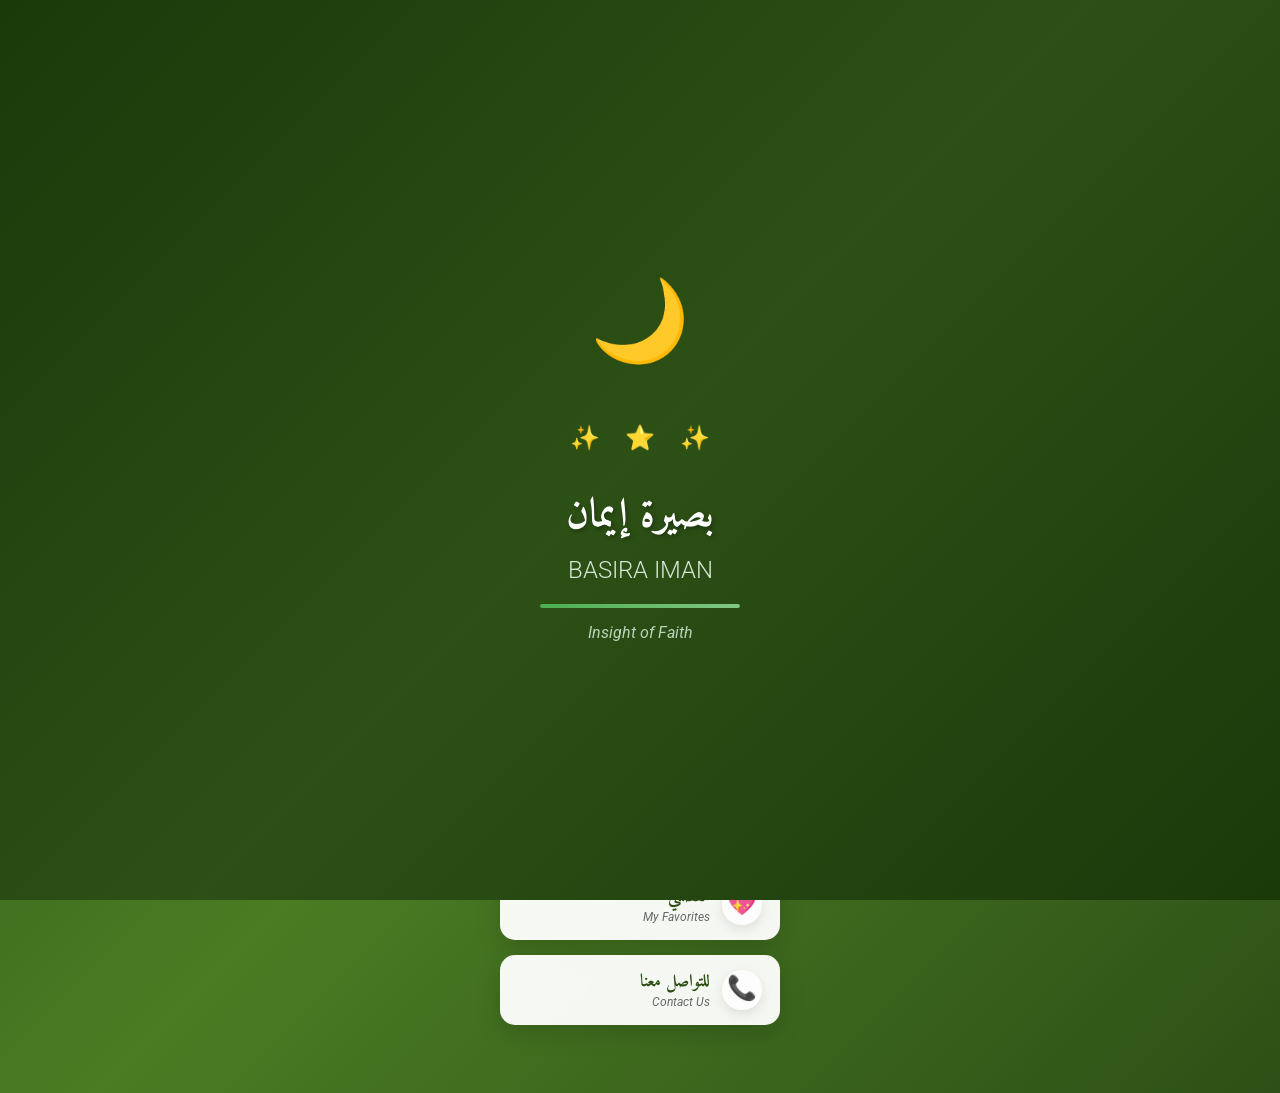
<file: index.html>
<!DOCTYPE html>
<html lang="ar" dir="rtl">
<head>
    <meta charset="UTF-8">
    <meta name="viewport" content="width=device-width, initial-scale=1.0">
    <title>BASIRA IMAN - بصيرة إيمان</title>
    <link rel="stylesheet" href="style.css">
    <link rel="stylesheet" href="https://cdnjs.cloudflare.com/ajax/libs/font-awesome/6.0.0/css/all.min.css">
</head>
<body>
    <!-- شاشة التحميل -->
    <div class="loading-screen" id="loadingScreen">
        <div class="loading-content">
            <div class="loading-moon">🌙</div>
            <div class="loading-stars">
                <span class="star">✨</span>
                <span class="star">⭐</span>
                <span class="star">✨</span>
            </div>
            <div class="loading-text">بصيرة إيمان</div>
            <div class="loading-text-en">BASIRA IMAN</div>
            <div class="loading-bar">
                <div class="loading-bar-fill"></div>
            </div>
            <div class="loading-subtitle">Insight of Faith</div>
        </div>
    </div>

    <!-- النقاط البيضاء المتحركة -->
    <div class="floating-dots" id="floatingDots"></div>

    <!-- تذكير الصلاة على النبي -->
    <div class="prayer-reminder">
        <div class="prayer-ar">صل على النبي محمد 💚</div>
        <div class="prayer-en">Peace and blessings be upon our Prophet Muhammad</div>
    </div>

    <!-- زر الوضع الداكن/الفاتح -->
    <button class="theme-toggle" id="themeToggle" onclick="toggleTheme()" title="تبديل الوضع | Toggle Theme">
        <i class="fas fa-moon" id="themeIcon"></i>
    </button>

    <!-- المحتوى الرئيسي -->
    <div class="container">
        <!-- عنوان الموقع -->
        <div class="site-title">
            <h1 class="site-name">BASIRA IMAN</h1>
            <div class="site-subtitle">
                <span class="subtitle-ar">بصيرة إيمان</span>
                <span class="subtitle-en">Insight of Faith</span>
            </div>
        </div>

        <!-- آية اليوم -->
        <div class="verse-of-day" id="verseOfDay">
            <div class="vod-header">
                <div class="vod-icon">📖</div>
                <div class="vod-title">
                    <span class="vod-title-ar">آية اليوم</span>
                    <span class="vod-title-en">Verse of the Day</span>
                </div>
            </div>
            <div class="vod-content">
                <p class="vod-text" id="vodText">جاري التحميل...</p>
                <p class="vod-ref" id="vodRef"></p>
            </div>
            <div class="vod-actions">
                <button onclick="refreshVerseOfDay()" class="vod-refresh-btn">
                    <i class="fas fa-sync-alt"></i>
                    <span>آية جديدة</span>
                    <span class="vod-refresh-en">New Verse</span>
                </button>
                <button onclick="goToVerseOfDay()" class="vod-read-btn">
                    <i class="fas fa-book-open"></i>
                    <span>قراءة المزيد</span>
                    <span class="vod-read-en">Read More</span>
                </button>
            </div>
        </div>

        <!-- الخيارات الرئيسية -->
        <div class="main-options">
            <div class="options-container">
                <!-- آيات المشاعر -->
                <a href="ayat.html" class="option-card">
                    <div class="option-icon">📖</div>
                    <div class="option-content">
                        <div class="option-title-ar">آيات المشاعر</div>
                        <div class="option-title-en">Verses of Emotions</div>
                    </div>
                </a>

                <!-- وصايا النبي -->
                <a href="hadiths.html" class="option-card">
                    <div class="option-icon">✨</div>
                    <div class="option-content">
                        <div class="option-title-ar">وصايا النبي</div>
                        <div class="option-title-en">Prophet's Teachings</div>
                    </div>
                </a>

                <!-- مفضلتي -->
                <a href="favorites.html" class="option-card">
                    <div class="option-icon">💖</div>
                    <div class="option-content">
                        <div class="option-title-ar">مفضلتي</div>
                        <div class="option-title-en">My Favorites</div>
                    </div>
                </a>

                <!-- للتواصل معنا -->
                <a href="contact.html" class="option-card">
                    <div class="option-icon">📞</div>
                    <div class="option-content">
                        <div class="option-title-ar">للتواصل معنا</div>
                        <div class="option-title-en">Contact Us</div>
                    </div>
                </a>
            </div>
        </div>
    </div>

    <script>
        // شاشة التحميل
        window.addEventListener('load', function() {
            setTimeout(() => {
                const loadingScreen = document.getElementById('loadingScreen');
                loadingScreen.classList.add('fade-out');
                setTimeout(() => {
                    loadingScreen.style.display = 'none';
                }, 800);
            }, 1500);
        });

        // إنشاء النقاط البيضاء المتحركة
        function createFloatingDots() {
            const container = document.getElementById('floatingDots');
            const dotCount = 30;
            for (let i = 0; i < dotCount; i++) {
                const dot = document.createElement('div');
                dot.className = 'dot';
                dot.style.left = Math.random() * 100 + '%';
                dot.style.animationDuration = (10 + Math.random() * 10) + 's';
                dot.style.animationDelay = Math.random() * 5 + 's';
                const size = 3 + Math.random() * 3;
                dot.style.width = size + 'px';
                dot.style.height = size + 'px';
                container.appendChild(dot);
            }
        }
        window.addEventListener('load', createFloatingDots);

        // الوضع الداكن/الفاتح
        function toggleTheme() {
            const body = document.body;
            const icon = document.getElementById('themeIcon');
            const isDark = body.classList.toggle('light-mode');

            if (isDark) {
                icon.className = 'fas fa-sun';
                localStorage.setItem('theme', 'light');
            } else {
                icon.className = 'fas fa-moon';
                localStorage.setItem('theme', 'dark');
            }
        }

        // تحميل الوضع المحفوظ
        function loadTheme() {
            const savedTheme = localStorage.getItem('theme');
            const icon = document.getElementById('themeIcon');
            if (savedTheme === 'light') {
                document.body.classList.add('light-mode');
                icon.className = 'fas fa-sun';
            }
        }
        document.addEventListener('DOMContentLoaded', loadTheme);

        // آية اليوم
        let versesData = null;
        let currentVOD = null;

        function loadVerseOfDay() {
            // محاولة تحميل من verses_data.json
            fetch('verses_data.json')
                .then(response => response.json())
                .then(data => {
                    versesData = data;
                    displayVerseOfDay();
                })
                .catch(error => {
                    // آيات احتياطية إذا لم يتم تحميل الملف
                    const fallbackVerses = [
                        { text: "وَمَن يَتَّقِ اللَّهَ يَجْعَل لَّهُ مَخْرَجًا وَيَرْزُقْهُ مِنْ حَيْثُ لَا يَحْتَسِبُ", ref: "الطلاق: 2-3", emotion: 'happy', index: 0 },
                        { text: "إِنَّ مَعَ الْعُسْرِ يُسْرًا", ref: "الشرح: 6", emotion: 'sad', index: 0 },
                        { text: "وَقُل رَّبِّ زِدْنِي عِلْمًا", ref: "طه: 114", emotion: 'message', index: 0 },
                        { text: "وَإِذَا سَأَلَكَ عِبَادِي عَنِّي فَإِنِّي قَرِيبٌ", ref: "البقرة: 186", emotion: 'alone', index: 0 },
                        { text: "رَبِّ اغْفِرْ لِي وَلِوَالِدَيَّ وَلِلْمُؤْمِنِينَ يَوْمَ يَقُومُ الْحِسَابُ", ref: "إبراهيم: 41", emotion: 'penitent', index: 0 }
                    ];

                    // اختيار آية عشوائية
                    const randomIndex = Math.floor(Math.random() * fallbackVerses.length);
                    currentVOD = fallbackVerses[randomIndex];
                    document.getElementById('vodText').textContent = currentVOD.text;
                    document.getElementById('vodRef').textContent = currentVOD.ref;
                });
        }

        function displayVerseOfDay() {
            if (!versesData) return;

            // الحصول على اليوم الحالي كرقم
            const today = new Date();
            const daySeed = today.getFullYear() * 10000 + (today.getMonth() + 1) * 100 + today.getDate();

            // جمع جميع الآيات
            let allVerses = [];
            Object.keys(versesData).forEach(emotionKey => {
                const data = versesData[emotionKey];
                data.verses.forEach((verse, index) => {
                    allVerses.push({
                        text: verse.text,
                        name: verse.name,
                        emotion: emotionKey,
                        index: index
                    });
                });
            });

            // اختيار آية بناءً على اليوم (ثابتة لليوم)
            const seedRandom = (seed) => {
                let x = Math.sin(seed) * 10000;
                return x - Math.floor(x);
            };

            const verseIndex = Math.floor(seedRandom(daySeed) * allVerses.length);
            currentVOD = allVerses[verseIndex];

            document.getElementById('vodText').textContent = currentVOD.text;
            document.getElementById('vodRef').textContent = currentVOD.name;
        }

        function refreshVerseOfDay() {
            if (!versesData) {
                loadVerseOfDay();
                return;
            }

            // اختيار آية عشوائية مختلفة
            let allVerses = [];
            Object.keys(versesData).forEach(emotionKey => {
                const data = versesData[emotionKey];
                data.verses.forEach((verse, index) => {
                    allVerses.push({
                        text: verse.text,
                        name: verse.name,
                        emotion: emotionKey,
                        index: index
                    });
                });
            });

            const randomIndex = Math.floor(Math.random() * allVerses.length);
            currentVOD = allVerses[randomIndex];

            // تأثير الانتقال
            const vodContent = document.querySelector('.vod-content');
            vodContent.style.opacity = '0';
            vodContent.style.transform = 'translateY(10px)';
            vodContent.style.transition = 'all 0.3s ease';

            setTimeout(() => {
                document.getElementById('vodText').textContent = currentVOD.text;
                document.getElementById('vodRef').textContent = currentVOD.name;
                vodContent.style.opacity = '1';
                vodContent.style.transform = 'translateY(0)';
            }, 300);
        }

        function goToVerseOfDay() {
            if (currentVOD && currentVOD.emotion !== undefined) {
                window.location.href = `ayat.html#${currentVOD.emotion}_${currentVOD.index}`;
            }
        }

        // تحميل آية اليوم عند بدء الصفحة
        document.addEventListener('DOMContentLoaded', loadVerseOfDay);
    </script>
</body>
</html>
</file>
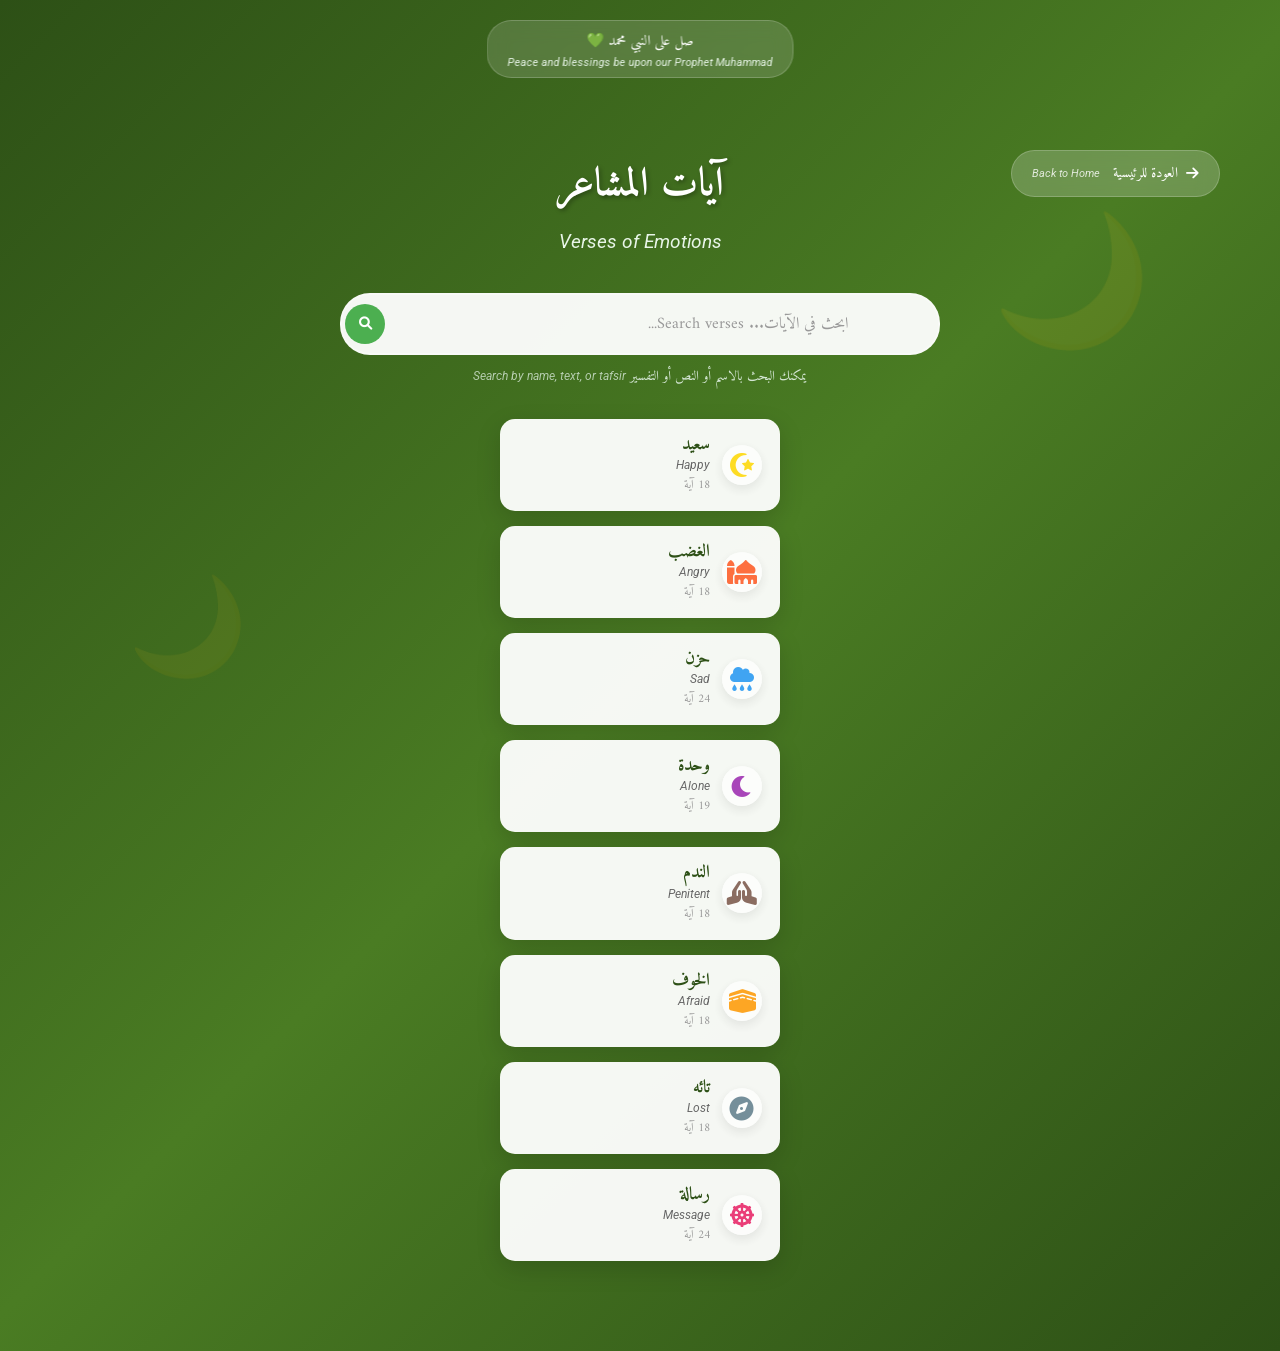
<file: ayat.html>
<!DOCTYPE html>
<html lang="ar" dir="rtl">
<head>
    <meta charset="UTF-8">
    <meta name="viewport" content="width=device-width, initial-scale=1.0">
    <title>آيات المشاعر - Verses of Emotions - BASIRA IMAN</title>
    <link rel="stylesheet" href="style.css">
    <link rel="stylesheet" href="https://cdnjs.cloudflare.com/ajax/libs/font-awesome/6.0.0/css/all.min.css">
</head>
<body>
    <!-- النقاط البيضاء المتحركة -->
    <div class="floating-dots" id="floatingDots"></div>

    <!-- تذكير الصلاة على النبي -->
    <div class="prayer-reminder">
        <div class="prayer-ar">صل على النبي محمد 💚</div>
        <div class="prayer-en">Peace and blessings be upon our Prophet Muhammad</div>
    </div>

    <!-- المحتوى الرئيسي -->
    <div class="container">
        <!-- رأس الصفحة -->
        <header class="page-header">
            <a href="index.html" class="back-btn" id="backBtn">
                <i class="fas fa-arrow-right"></i>
                <span id="backText">العودة للرئيسية</span>
                <span class="back-btn-en" id="backTextEn">Back to Home</span>
            </a>
            <div class="page-title">
                <h1 class="title-ar" id="pageTitle">آيات المشاعر</h1>
                <p class="title-en" id="pageSubtitle">Verses of Emotions</p>
            </div>
        </header>

        <!-- شريط البحث -->
        <section class="search-section" id="searchSection">
            <div class="search-container">
                <input type="text" id="searchInput" class="search-input" placeholder="ابحث في الآيات... Search verses...">
                <button class="search-btn" onclick="performSearch()">
                    <i class="fas fa-search"></i>
                </button>
                <button class="search-clear-btn" id="searchClearBtn" onclick="clearSearch()" style="display:none;">
                    <i class="fas fa-times"></i>
                </button>
            </div>
            <div class="search-hint">
                <span>يمكنك البحث بالاسم أو النص أو التفسير</span>
                <span class="search-hint-en">Search by name, text, or tafsir</span>
            </div>
        </section>

        <!-- شبكة المشاعر (المستوى الأول) -->
        <div class="feelings-grid" id="feelingsGrid">
            <!-- سيتم ملؤها بواسطة JavaScript -->
        </div>

        <!-- قائمة الآيات (المستوى الثاني) -->
        <div class="verses-list" id="versesList" style="display: none;">
            <!-- سيتم ملؤها بواسطة JavaScript -->
        </div>

        <!-- محتوى الآية (المستوى الثالث) -->
        <main class="verse-content" id="verseContent" style="display: none;">
            <!-- نص الآية -->
            <section class="verse-section">
                <div class="verse-header">
                    <h2>نص الآية الكريمة</h2>
                    <div class="verse-actions">
                        <button onclick="toggleFavorite()" class="action-btn favorite-btn" id="favoriteBtn">
                            <i class="fas fa-heart"></i>
                            <span id="favoriteBtnText">إضافة للمفضلة</span>
                        </button>
                    </div>
                </div>
                <div class="verse-text-container" id="verseTextContainer">
                    <p class="verse-text" id="verseText"></p>
                </div>
            </section>

            <!-- التفسير -->
            <section class="interpretation-section">
                <div class="section-header">
                    <h2>التفسير والشرح</h2>
                    <div class="section-icon">
                        <i class="fas fa-book-open"></i>
                    </div>
                </div>
                <div class="interpretation-content" id="tafsirContent">
                </div>
            </section>

            <!-- الترجمة الإنجليزية -->
            <section class="english-section">
                <div class="section-header">
                    <h2>English Translation & Commentary</h2>
                    <div class="section-icon">
                        <i class="fas fa-globe"></i>
                    </div>
                </div>
                <div class="english-content" id="englishContent">
                </div>
            </section>
        </main>
    </div>

    <script>
        // إنشاء النقاط البيضاء المتحركة
        function createFloatingDots() {
            const container = document.getElementById('floatingDots');
            const dotCount = 30;
            for (let i = 0; i < dotCount; i++) {
                const dot = document.createElement('div');
                dot.className = 'dot';
                dot.style.left = Math.random() * 100 + '%';
                dot.style.animationDuration = (10 + Math.random() * 10) + 's';
                dot.style.animationDelay = Math.random() * 5 + 's';
                const size = 3 + Math.random() * 3;
                dot.style.width = size + 'px';
                dot.style.height = size + 'px';
                container.appendChild(dot);
            }
        }
        window.addEventListener('load', createFloatingDots);

        // تحميل البيانات
        let versesData = null;
        let currentEmotion = null;
        let currentVerseIndex = null;
        let currentEmotionColor = '#4CAF50';

        // تعريف المشاعر مع ألوانها
        const emotionsConfig = [
            { key: 'happy', name_ar: 'سعيد', name_en: 'Happy', icon: '<i class="fas fa-star-and-crescent"></i>', color: '#FFD700' },
            { key: 'angry', name_ar: 'الغضب', name_en: 'Angry', icon: '<i class="fas fa-mosque"></i>', color: '#FF5722' },
            { key: 'sad', name_ar: 'حزن', name_en: 'Sad', icon: '<i class="fas fa-cloud-rain"></i>', color: '#2196F3' },
            { key: 'alone', name_ar: 'وحدة', name_en: 'Alone', icon: '<i class="fas fa-moon"></i>', color: '#9C27B0' },
            { key: 'penitent', name_ar: 'الندم', name_en: 'Penitent', icon: '<i class="fas fa-hands-praying"></i>', color: '#795548' },
            { key: 'afraid', name_ar: 'الخوف', name_en: 'Afraid', icon: '<i class="fas fa-kaaba"></i>', color: '#FF9800' },
            { key: 'lost', name_ar: 'تائه', name_en: 'Lost', icon: '<i class="fas fa-compass"></i>', color: '#607D8B' },
            { key: 'message', name_ar: 'رسالة', name_en: 'Message', icon: '<i class="fas fa-dharmachakra"></i>', color: '#E91E63' }
        ];

        // تحميل البيانات من الملف
        fetch('verses_data.json')
            .then(response => response.json())
            .then(data => {
                versesData = data;
                // التحقق من الرابط المباشر
                const hash = window.location.hash;
                if (hash && hash.includes('_')) {
                    const parts = hash.substring(1).split('_');
                    const emotionKey = parts[0];
                    const verseIndex = parseInt(parts[1]);
                    if (versesData[emotionKey] && versesData[emotionKey].verses[verseIndex]) {
                        showVerse(emotionKey, verseIndex);
                        return;
                    }
                }
                showFeelings();
            })
            .catch(error => {
                console.error('خطأ في تحميل البيانات:', error);
            });

        // عرض المشاعر (المستوى الأول)
        function showFeelings() {
            const feelingsGrid = document.getElementById('feelingsGrid');
            const versesList = document.getElementById('versesList');
            const verseContent = document.getElementById('verseContent');
            const searchSection = document.getElementById('searchSection');

            animateTransition(() => {
                feelingsGrid.style.display = 'grid';
                versesList.style.display = 'none';
                verseContent.style.display = 'none';
                searchSection.style.display = 'block';

                document.getElementById('pageTitle').textContent = 'آيات المشاعر';
                document.getElementById('pageSubtitle').textContent = 'Verses of Emotions';
                document.getElementById('backBtn').href = 'index.html';
                document.getElementById('backBtn').onclick = null;
                document.getElementById('backText').textContent = 'العودة للرئيسية';
                document.getElementById('backTextEn').textContent = 'Back to Home';

                feelingsGrid.innerHTML = emotionsConfig.map(emotion => {
                    const data = versesData[emotion.key];
                    const count = data && data.verses ? data.verses.length : 0;
                    return `
                        <a href="#" onclick="showVersesList('${emotion.key}'); return false;" class="feeling-card" style="--feeling-color: ${emotion.color}">
                            <div class="feeling-icon" style="color: ${emotion.color}">${emotion.icon}</div>
                            <div class="feeling-content">
                                <div class="feeling-title">${emotion.name_ar}</div>
                                <div class="feeling-title-en">${emotion.name_en}</div>
                                <div class="verses-count">${count} آية</div>
                            </div>
                        </a>
                    `;
                }).join('');
            });
        }

        // عرض قائمة الآيات (المستوى الثاني)
        function showVersesList(emotionKey) {
            currentEmotion = emotionKey;
            const data = versesData[emotionKey];
            const emotionCfg = emotionsConfig.find(e => e.key === emotionKey);
            currentEmotionColor = emotionCfg ? emotionCfg.color : '#4CAF50';

            const feelingsGrid = document.getElementById('feelingsGrid');
            const versesList = document.getElementById('versesList');
            const verseContent = document.getElementById('verseContent');
            const searchSection = document.getElementById('searchSection');

            animateTransition(() => {
                feelingsGrid.style.display = 'none';
                versesList.style.display = 'grid';
                verseContent.style.display = 'none';
                searchSection.style.display = 'block';

                document.getElementById('pageTitle').textContent = 'آيات ' + data.name_ar;
                document.getElementById('pageSubtitle').textContent = 'Verses of ' + data.name_en;
                document.getElementById('backBtn').href = '#';
                document.getElementById('backBtn').onclick = function() { showFeelings(); return false; };
                document.getElementById('backText').textContent = 'العودة لآيات المشاعر';
                document.getElementById('backTextEn').textContent = 'Back to Verses';

                versesList.innerHTML = data.verses.map((verse, index) => {
                    return `
                        <a href="#" onclick="showVerse('${emotionKey}', ${index}); return false;" class="verse-item" style="--verse-color: ${currentEmotionColor}">
                            <div class="verse-item-title">${escapeHtml(verse.name)}</div>
                        </a>
                    `;
                }).join('');

                window.scrollTo(0, 0);
            });
        }

        // عرض الآية الكاملة (المستوى الثالث)
        function showVerse(emotionKey, verseIndex) {
            currentEmotion = emotionKey;
            currentVerseIndex = verseIndex;

            const data = versesData[emotionKey];
            const verse = data.verses[verseIndex];
            const emotionCfg = emotionsConfig.find(e => e.key === emotionKey);
            currentEmotionColor = emotionCfg ? emotionCfg.color : '#4CAF50';

            const feelingsGrid = document.getElementById('feelingsGrid');
            const versesList = document.getElementById('versesList');
            const verseContent = document.getElementById('verseContent');
            const searchSection = document.getElementById('searchSection');

            animateTransition(() => {
                feelingsGrid.style.display = 'none';
                versesList.style.display = 'none';
                verseContent.style.display = 'block';
                searchSection.style.display = 'none';

                document.getElementById('pageTitle').textContent = verse.name;
                document.getElementById('pageSubtitle').textContent = data.name_en + ' Verse';
                document.getElementById('backBtn').href = '#';
                document.getElementById('backBtn').onclick = function() { showVersesList(emotionKey); return false; };
                document.getElementById('backText').textContent = 'العودة لقائمة ' + data.name_ar;
                document.getElementById('backTextEn').textContent = 'Back to ' + data.name_en + ' List';

                // نص الآية مع لون المشاعر
                document.getElementById('verseText').textContent = verse.text;
                const verseTextContainer = document.getElementById('verseTextContainer');
                verseTextContainer.style.borderRightColor = currentEmotionColor;
                verseTextContainer.style.boxShadow = `0 4px 20px ${currentEmotionColor}30`;

                // التفسير
                const tafsirParagraphs = verse.tafsir_ar.split('\n\n').filter(p => p.trim());
                document.getElementById('tafsirContent').innerHTML = tafsirParagraphs.map(p => 
                    `<p>${escapeHtml(p.trim())}</p>`
                ).join('');

                // الترجمة الإنجليزية
                const englishParts = verse.english.split('\n\n').filter(p => p.trim());
                document.getElementById('englishContent').innerHTML = englishParts.map(part => {
                    part = part.trim();
                    if (part.startsWith('Allah says:') || part.includes('﴿') || part.includes('[')) {
                        return `<p class="english-verse">${escapeHtml(part)}</p>`;
                    } else {
                        return `<p>${escapeHtml(part)}</p>`;
                    }
                }).join('');

                // تحديث زر المفضلة
                updateFavoriteButton();

                window.scrollTo(0, 0);
            });
        }

        // البحث في الآيات - محسّن
        function performSearch() {
            const searchTerm = document.getElementById('searchInput').value.trim();

            if (!searchTerm) {
                showFeelings();
                return;
            }

            // عرض زر المسح
            document.getElementById('searchClearBtn').style.display = 'flex';

            const feelingsGrid = document.getElementById('feelingsGrid');
            const versesList = document.getElementById('versesList');
            const verseContent = document.getElementById('verseContent');

            animateTransition(() => {
                feelingsGrid.style.display = 'none';
                versesList.style.display = 'grid';
                verseContent.style.display = 'none';

                document.getElementById('pageTitle').textContent = 'نتائج البحث';
                document.getElementById('pageSubtitle').textContent = 'Search Results';
                document.getElementById('backBtn').href = '#';
                document.getElementById('backBtn').onclick = function() { showFeelings(); return false; };
                document.getElementById('backText').textContent = 'العودة لآيات المشاعر';
                document.getElementById('backTextEn').textContent = 'Back to Verses';

                // تحسين البحث: تقسيم المصطلحات وتطبيع النص
                const searchTerms = searchTerm.toLowerCase()
                    .replace(/[ًٌٍَُِّْٰ]/g, '') // إزالة التشكيل
                    .split(/\s+/)
                    .filter(t => t.length > 0);

                let results = [];
                let scoredResults = [];

                Object.keys(versesData).forEach(emotionKey => {
                    const data = versesData[emotionKey];
                    const emotionCfg = emotionsConfig.find(e => e.key === emotionKey);
                    data.verses.forEach((verse, index) => {
                        // تطبيع نص الآية
                        const verseNameNorm = verse.name.toLowerCase().replace(/[ًٌٍَُِّْٰ]/g, '');
                        const verseTextNorm = verse.text.toLowerCase().replace(/[ًٌٍَُِّْٰ]/g, '');
                        const tafsirNorm = verse.tafsir_ar.toLowerCase().replace(/[ًٌٍَُِّْٰ]/g, '');
                        const englishNorm = verse.english.toLowerCase();

                        let score = 0;
                        let matchFound = false;

                        searchTerms.forEach(term => {
                            // مطابقة تامة في الاسم (أعلى أولوية)
                            if (verseNameNorm.includes(term)) {
                                score += 10;
                                matchFound = true;
                            }
                            // مطابقة في النص
                            if (verseTextNorm.includes(term)) {
                                score += 5;
                                matchFound = true;
                            }
                            // مطابقة في التفسير
                            if (tafsirNorm.includes(term)) {
                                score += 3;
                                matchFound = true;
                            }
                            // مطابقة في الإنجليزية
                            if (englishNorm.includes(term)) {
                                score += 2;
                                matchFound = true;
                            }
                        });

                        if (matchFound) {
                            scoredResults.push({
                                emotionKey: emotionKey,
                                index: index,
                                verse: verse,
                                score: score,
                                color: emotionCfg ? emotionCfg.color : '#4CAF50'
                            });
                        }
                    });
                });

                // ترتيب حسب الأهمية
                scoredResults.sort((a, b) => b.score - a.score);

                if (scoredResults.length === 0) {
                    versesList.innerHTML = `
                        <div style="text-align: center; padding: 40px; color: #fff; font-size: 1.2rem;">
                            <div style="font-size: 3rem; margin-bottom: 15px;">🔍</div>
                            <div>لم يتم العثور على نتائج</div>
                            <div style="font-size: 0.9rem; color: #d4e6d4; margin-top: 10px;">No results found</div>
                        </div>`;
                } else {
                    versesList.innerHTML = scoredResults.map(result => {
                        return `
                            <a href="#" onclick="showVerse('${result.emotionKey}', ${result.index}); return false;" class="verse-item" style="--verse-color: ${result.color}">
                                <div class="verse-item-title">${escapeHtml(result.verse.name)}</div>
                                <div class="verse-item-emotion" style="color: ${result.color}">${escapeHtml(versesData[result.emotionKey].name_ar)}</div>
                            </a>
                        `;
                    }).join('');
                }

                window.scrollTo(0, 0);
            });
        }

        // مسح البحث
        function clearSearch() {
            document.getElementById('searchInput').value = '';
            document.getElementById('searchClearBtn').style.display = 'none';
            showFeelings();
        }

        // البحث عند الضغط على Enter
        document.addEventListener('DOMContentLoaded', function() {
            const searchInput = document.getElementById('searchInput');
            if (searchInput) {
                searchInput.addEventListener('keypress', function(e) {
                    if (e.key === 'Enter') {
                        performSearch();
                    }
                });
                // بحث فوري عند الكتابة (مع تأخير)
                let debounceTimer;
                searchInput.addEventListener('input', function() {
                    clearTimeout(debounceTimer);
                    debounceTimer = setTimeout(() => {
                        if (this.value.trim().length > 0) {
                            performSearch();
                        } else {
                            clearSearch();
                        }
                    }, 300);
                });
            }
        });

        // إدارة المفضلة
        function toggleFavorite() {
            if (!currentEmotion || currentVerseIndex === null) return;

            const data = versesData[currentEmotion];
            const verse = data.verses[currentVerseIndex];

            let favorites = JSON.parse(localStorage.getItem('favorites') || '[]');

            const favoriteId = `verse_${currentEmotion}_${currentVerseIndex}`;
            const existingIndex = favorites.findIndex(f => f.id === favoriteId);

            if (existingIndex !== -1) {
                favorites.splice(existingIndex, 1);
                showNotification('تم إزالة الآية من المفضلة | Removed from favorites');
            } else {
                favorites.push({
                    id: favoriteId,
                    type: 'verse',
                    emotion: data.name_ar,
                    name: verse.name,
                    text: verse.text,
                    emotionKey: currentEmotion,
                    verseIndex: currentVerseIndex,
                    color: currentEmotionColor
                });
                showNotification('تمت إضافة الآية للمفضلة | Added to favorites');
            }

            localStorage.setItem('favorites', JSON.stringify(favorites));
            updateFavoriteButton();
        }

        function updateFavoriteButton() {
            if (!currentEmotion || currentVerseIndex === null) return;

            const favorites = JSON.parse(localStorage.getItem('favorites') || '[]');
            const favoriteId = `verse_${currentEmotion}_${currentVerseIndex}`;
            const isFavorite = favorites.some(f => f.id === favoriteId);

            const btn = document.getElementById('favoriteBtn');
            const btnText = document.getElementById('favoriteBtnText');

            if (isFavorite) {
                btn.classList.add('active');
                btnText.textContent = 'إزالة من المفضلة | Remove';
            } else {
                btn.classList.remove('active');
                btnText.textContent = 'إضافة للمفضلة | Add to Favorites';
            }
        }

        // تنظيف HTML
        function escapeHtml(text) {
            const div = document.createElement('div');
            div.textContent = text;
            return div.innerHTML;
        }

        // إظهار الإشعارات
        function showNotification(message) {
            const notification = document.createElement('div');
            notification.className = 'notification';
            notification.textContent = message;
            document.body.appendChild(notification);

            setTimeout(() => {
                notification.classList.add('show');
            }, 100);

            setTimeout(() => {
                notification.classList.remove('show');
                setTimeout(() => {
                    if (notification.parentNode) {
                        document.body.removeChild(notification);
                    }
                }, 300);
            }, 3000);
        }

        // انتقال سلس بين الصفحات
        function animateTransition(callback) {
            const container = document.querySelector('.container');
            container.style.opacity = '0';
            container.style.transform = 'translateY(20px)';
            container.style.transition = 'opacity 0.3s ease, transform 0.3s ease';

            setTimeout(() => {
                callback();
                container.style.opacity = '1';
                container.style.transform = 'translateY(0)';
            }, 300);
        }
    </script>
</body>
</html>
</file>
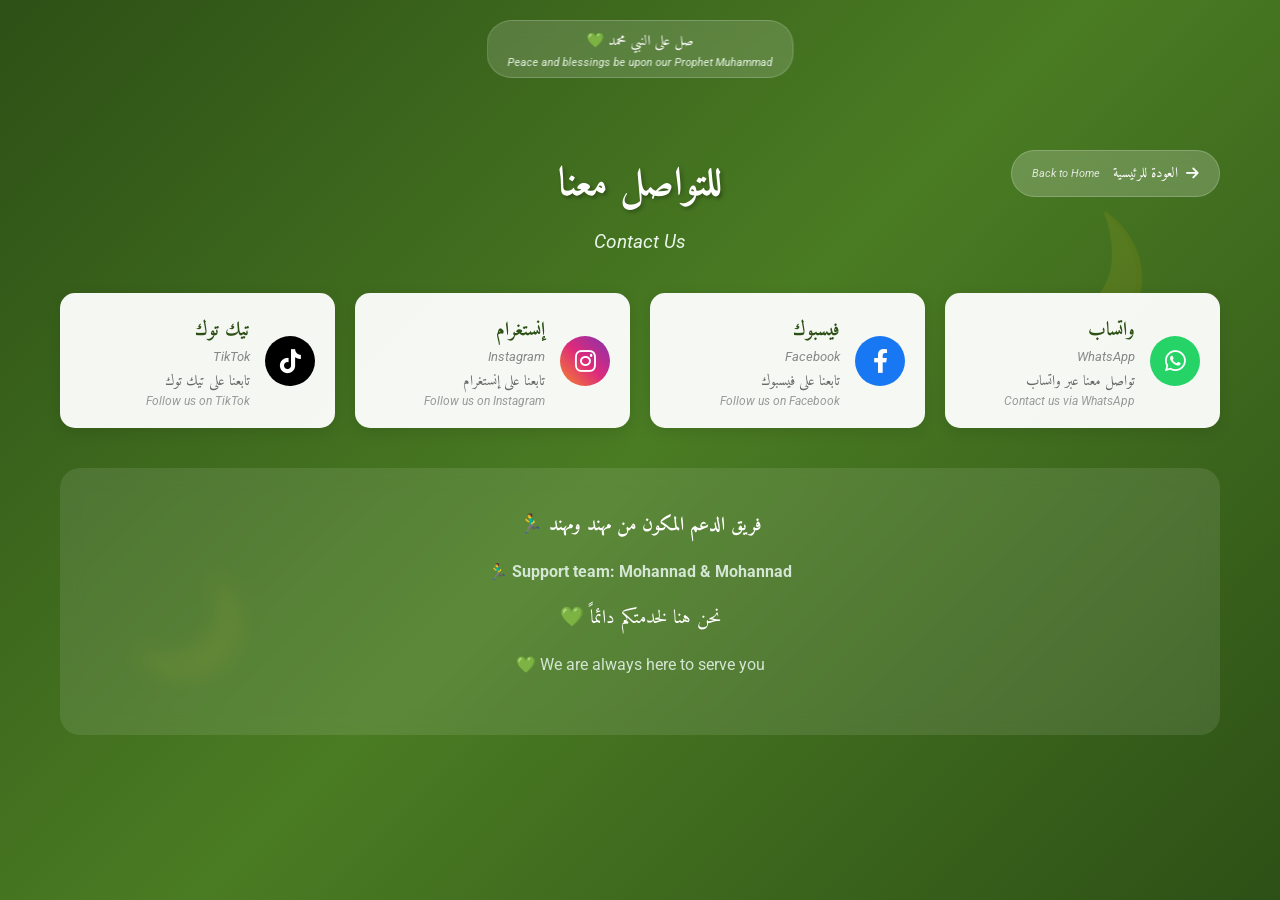
<file: contact.html>
<!DOCTYPE html>
<html lang="ar" dir="rtl">
<head>
    <meta charset="UTF-8">
    <meta name="viewport" content="width=device-width, initial-scale=1.0">
    <title>للتواصل معنا - Contact Us - BASIRA IMAN</title>
    <link rel="stylesheet" href="style.css">
    <link rel="stylesheet" href="https://cdnjs.cloudflare.com/ajax/libs/font-awesome/6.0.0/css/all.min.css">
</head>
<body>
    <!-- النقاط البيضاء المتحركة -->
    <div class="floating-dots" id="floatingDots"></div>

    <!-- تذكير الصلاة على النبي -->
    <div class="prayer-reminder">
        <div class="prayer-ar">صل على النبي محمد 💚</div>
        <div class="prayer-en">Peace and blessings be upon our Prophet Muhammad</div>
    </div>

    <!-- المحتوى الرئيسي -->
    <div class="container">
        <!-- رأس الصفحة -->
        <header class="page-header">
            <a href="index.html" class="back-btn">
                <i class="fas fa-arrow-right"></i>
                <span>العودة للرئيسية</span>
                <span class="back-btn-en">Back to Home</span>
            </a>
            <div class="page-title">
                <h1 class="title-ar">للتواصل معنا</h1>
                <p class="title-en">Contact Us</p>
            </div>
        </header>

        <!-- روابط التواصل الاجتماعي -->
        <div class="social-links">
            <!-- واتساب -->
            <a href="https://wa.me/201021937293" target="_blank" class="social-link whatsapp-link">
                <div class="social-icon">
                    <i class="fab fa-whatsapp"></i>
                </div>
                <div class="social-content">
                    <div class="social-title">واتساب</div>
                    <div class="social-title-en">WhatsApp</div>
                    <div class="social-description">تواصل معنا عبر واتساب</div>
                    <div class="social-description-en">Contact us via WhatsApp</div>
                </div>
            </a>

            <!-- فيسبوك -->
            <a href="https://www.facebook.com/share/1E5ADXw31s/" target="_blank" class="social-link facebook-link">
                <div class="social-icon">
                    <i class="fab fa-facebook-f"></i>
                </div>
                <div class="social-content">
                    <div class="social-title">فيسبوك</div>
                    <div class="social-title-en">Facebook</div>
                    <div class="social-description">تابعنا على فيسبوك</div>
                    <div class="social-description-en">Follow us on Facebook</div>
                </div>
            </a>

            <!-- إنستغرام -->
            <a href="https://www.instagram.com/basira_iman?igsh=MTN1bmZlYnB6M2FjbQ==" target="_blank" class="social-link instagram-link">
                <div class="social-icon">
                    <i class="fab fa-instagram"></i>
                </div>
                <div class="social-content">
                    <div class="social-title">إنستغرام</div>
                    <div class="social-title-en">Instagram</div>
                    <div class="social-description">تابعنا على إنستغرام</div>
                    <div class="social-description-en">Follow us on Instagram</div>
                </div>
            </a>

            <!-- تيك توك -->
            <a href="https://tiktok.com/@basiraiiman" target="_blank" class="social-link tiktok-link">
                <div class="social-icon">
                    <i class="fab fa-tiktok"></i>
                </div>
                <div class="social-content">
                    <div class="social-title">تيك توك</div>
                    <div class="social-title-en">TikTok</div>
                    <div class="social-description">تابعنا على تيك توك</div>
                    <div class="social-description-en">Follow us on TikTok</div>
                </div>
            </a>
        </div>

        <!-- رسالة فريق الدعم -->
        <div class="support-section">
            <p class="support-text">
                <strong>فريق الدعم المكون من مهند ومهند 🏃‍♂️</strong>
            </p>
            <p class="support-text-en">
                <strong>Support team: Mohannad & Mohannad 🏃‍♂️</strong>
            </p>
            <p class="support-text">
                نحن هنا لخدمتكم دائماً 💚
            </p>
            <p class="support-text-en">
                We are always here to serve you 💚
            </p>
        </div>
    </div>

    <script>
        // إنشاء النقاط البيضاء المتحركة
        function createFloatingDots() {
            const container = document.getElementById('floatingDots');
            const dotCount = 30;
            for (let i = 0; i < dotCount; i++) {
                const dot = document.createElement('div');
                dot.className = 'dot';
                dot.style.left = Math.random() * 100 + '%';
                dot.style.animationDuration = (10 + Math.random() * 10) + 's';
                dot.style.animationDelay = Math.random() * 5 + 's';
                const size = 3 + Math.random() * 3;
                dot.style.width = size + 'px';
                dot.style.height = size + 'px';
                container.appendChild(dot);
            }
        }
        window.addEventListener('load', createFloatingDots);
    </script>
</body>
</html>
</file>
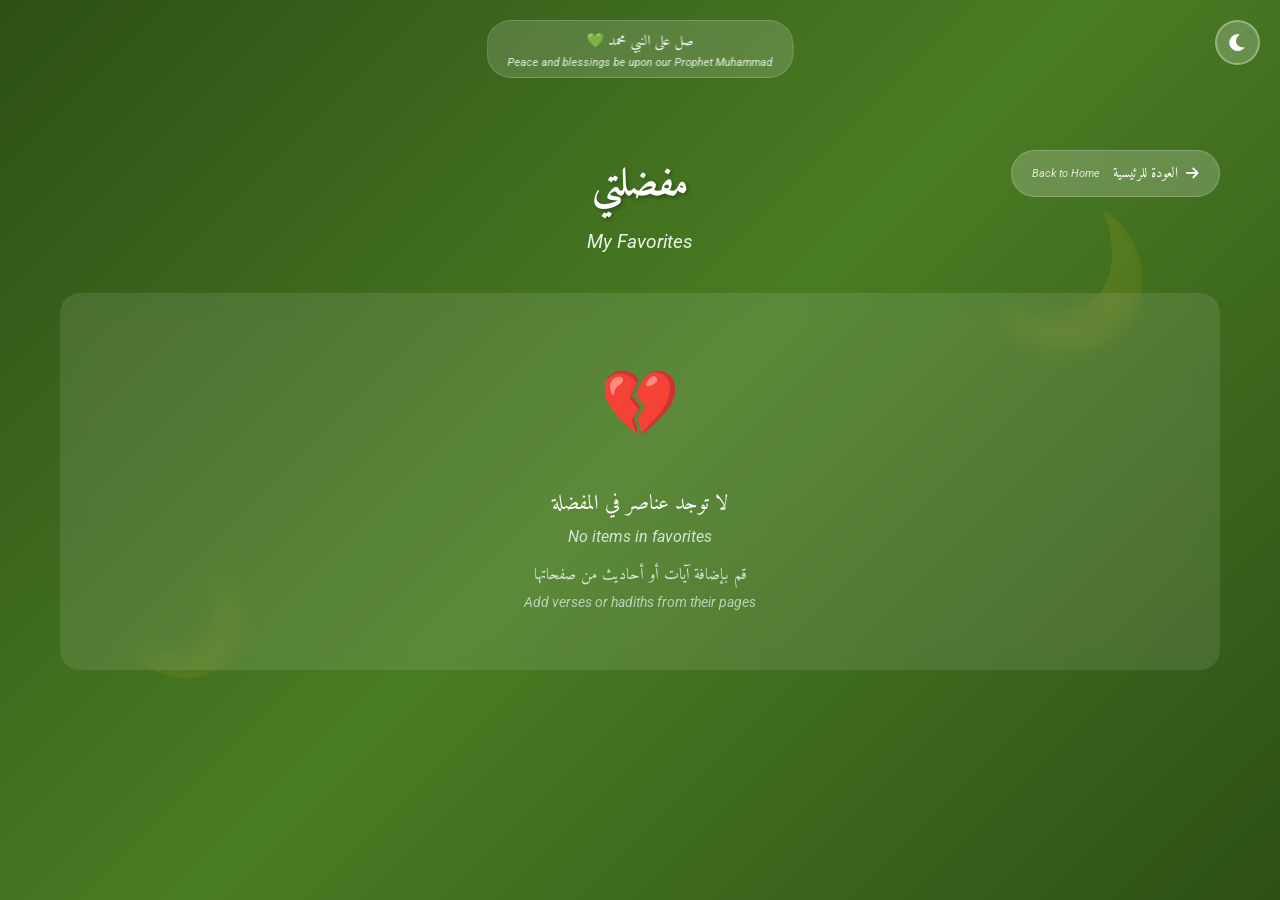
<file: favorites.html>
<!DOCTYPE html>
<html lang="ar" dir="rtl">
<head>
    <meta charset="UTF-8">
    <meta name="viewport" content="width=device-width, initial-scale=1.0">
    <title>مفضلتي - My Favorites - BASIRA IMAN</title>
    <link rel="stylesheet" href="style.css">
    <link rel="stylesheet" href="https://cdnjs.cloudflare.com/ajax/libs/font-awesome/6.0.0/css/all.min.css">
</head>
<body>
    <!-- شاشة التحميل -->
    <div class="loading-screen" id="loadingScreen">
        <div class="loading-content">
            <div class="loading-moon">🌙</div>
            <div class="loading-stars">
                <span class="star">✨</span>
                <span class="star">⭐</span>
                <span class="star">✨</span>
            </div>
            <div class="loading-text">بصيرة إيمان</div>
            <div class="loading-text-en">BASIRA IMAN</div>
            <div class="loading-bar">
                <div class="loading-bar-fill"></div>
            </div>
            <div class="loading-subtitle">Insight of Faith</div>
        </div>
    </div>

    <!-- النقاط البيضاء المتحركة -->
    <div class="floating-dots" id="floatingDots"></div>

    <!-- تذكير الصلاة على النبي -->
    <div class="prayer-reminder">
        <div class="prayer-ar">صل على النبي محمد 💚</div>
        <div class="prayer-en">Peace and blessings be upon our Prophet Muhammad</div>
    </div>

    <!-- زر الوضع الداكن/الفاتح -->
    <button class="theme-toggle" id="themeToggle" onclick="toggleTheme()" title="تبديل الوضع | Toggle Theme">
        <i class="fas fa-moon" id="themeIcon"></i>
    </button>

    <!-- المحتوى الرئيسي -->
    <div class="container">
        <!-- رأس الصفحة -->
        <header class="page-header">
            <a href="index.html" class="back-btn">
                <i class="fas fa-arrow-right"></i>
                <span>العودة للرئيسية</span>
                <span class="back-btn-en">Back to Home</span>
            </a>
            <div class="page-title">
                <h1 class="title-ar">مفضلتي</h1>
                <p class="title-en">My Favorites</p>
            </div>
        </header>

        <!-- قائمة المفضلة -->
        <div id="favoritesContainer">
            <!-- سيتم ملؤها بواسطة JavaScript -->
        </div>
    </div>

    <script>
        // شاشة التحميل
        window.addEventListener('load', function() {
            setTimeout(() => {
                const loadingScreen = document.getElementById('loadingScreen');
                loadingScreen.classList.add('fade-out');
                setTimeout(() => {
                    loadingScreen.style.display = 'none';
                }, 800);
            }, 1000);
        });

        // إنشاء النقاط البيضاء المتحركة
        function createFloatingDots() {
            const container = document.getElementById('floatingDots');
            const dotCount = 30;
            for (let i = 0; i < dotCount; i++) {
                const dot = document.createElement('div');
                dot.className = 'dot';
                dot.style.left = Math.random() * 100 + '%';
                dot.style.animationDuration = (10 + Math.random() * 10) + 's';
                dot.style.animationDelay = Math.random() * 5 + 's';
                const size = 3 + Math.random() * 3;
                dot.style.width = size + 'px';
                dot.style.height = size + 'px';
                container.appendChild(dot);
            }
        }
        window.addEventListener('load', createFloatingDots);

        // الوضع الداكن/الفاتح
        function toggleTheme() {
            const body = document.body;
            const icon = document.getElementById('themeIcon');
            const isDark = body.classList.toggle('light-mode');
            if (isDark) {
                icon.className = 'fas fa-sun';
                localStorage.setItem('theme', 'light');
            } else {
                icon.className = 'fas fa-moon';
                localStorage.setItem('theme', 'dark');
            }
        }

        function loadTheme() {
            const savedTheme = localStorage.getItem('theme');
            const icon = document.getElementById('themeIcon');
            if (savedTheme === 'light') {
                document.body.classList.add('light-mode');
                icon.className = 'fas fa-sun';
            }
        }
        document.addEventListener('DOMContentLoaded', loadTheme);

        // عرض المفضلة
        function displayFavorites() {
            const container = document.getElementById('favoritesContainer');
            const favorites = JSON.parse(localStorage.getItem('favorites') || '[]');

            if (favorites.length === 0) {
                container.innerHTML = `
                    <div class="favorites-empty">
                        <div class="favorites-empty-icon">💔</div>
                        <div class="favorites-empty-text">لا توجد عناصر في المفضلة</div>
                        <div class="favorites-empty-text-en">No items in favorites</div>
                        <div class="favorites-empty-hint">قم بإضافة آيات أو أحاديث من صفحاتها</div>
                        <div class="favorites-empty-hint-en">Add verses or hadiths from their pages</div>
                    </div>
                `;
                return;
            }

            container.innerHTML = '<div class="favorites-list">' + favorites.map((item, index) => {
                const typeText = item.type === 'verse' ? 'آية' : 'حديث';
                const typeTextEn = item.type === 'verse' ? 'Verse' : 'Hadith';
                const emotionText = item.emotion ? ` - ${item.emotion}` : '';
                const borderColor = item.color || '#E91E63';

                return `
                    <div class="favorite-item" style="border-right-color: ${borderColor};">
                        <div class="favorite-item-header">
                            <div class="favorite-item-title">${escapeHtml(item.name)}</div>
                            <div class="favorite-item-type">${typeText}${emotionText}</div>
                        </div>
                        <div class="favorite-item-text">${escapeHtml(item.text.substring(0, 200))}${item.text.length > 200 ? '...' : ''}</div>
                        <div class="favorite-item-actions">
                            <button onclick="viewItem('${item.type}', '${item.emotionKey || ''}', ${item.verseIndex || 0}, ${item.hadithId || 0})" class="action-btn">
                                <i class="fas fa-eye"></i>
                                <span>عرض</span>
                                <span class="action-btn-en">View</span>
                            </button>
                            <button onclick="removeFavorite(${index})" class="remove-favorite-btn">
                                <i class="fas fa-trash"></i>
                                <span>حذف</span>
                                <span class="remove-btn-en">Delete</span>
                            </button>
                        </div>
                    </div>
                `;
            }).join('') + '</div>';
        }

        // عرض العنصر
        function viewItem(type, emotionKey, verseIndex, hadithId) {
            if (type === 'verse') {
                window.location.href = `ayat.html#${emotionKey}_${verseIndex}`;
            } else if (type === 'hadith') {
                window.location.href = `hadiths.html#hadith_${hadithId}`;
            }
        }

        // حذف من المفضلة
        function removeFavorite(index) {
            let favorites = JSON.parse(localStorage.getItem('favorites') || '[]');
            favorites.splice(index, 1);
            localStorage.setItem('favorites', JSON.stringify(favorites));
            displayFavorites();
            showNotification('تم الحذف من المفضلة | Removed from favorites');
        }

        // تنظيف HTML
        function escapeHtml(text) {
            const div = document.createElement('div');
            div.textContent = text;
            return div.innerHTML;
        }

        // إظهار الإشعارات
        function showNotification(message) {
            const notification = document.createElement('div');
            notification.className = 'notification';
            notification.textContent = message;
            document.body.appendChild(notification);

            setTimeout(() => {
                notification.classList.add('show');
            }, 100);

            setTimeout(() => {
                notification.classList.remove('show');
                setTimeout(() => {
                    if (notification.parentNode) {
                        document.body.removeChild(notification);
                    }
                }, 300);
            }, 3000);
        }

        // تحميل المفضلة عند فتح الصفحة
        window.addEventListener('load', displayFavorites);
    </script>
</body>
</html>
</file>
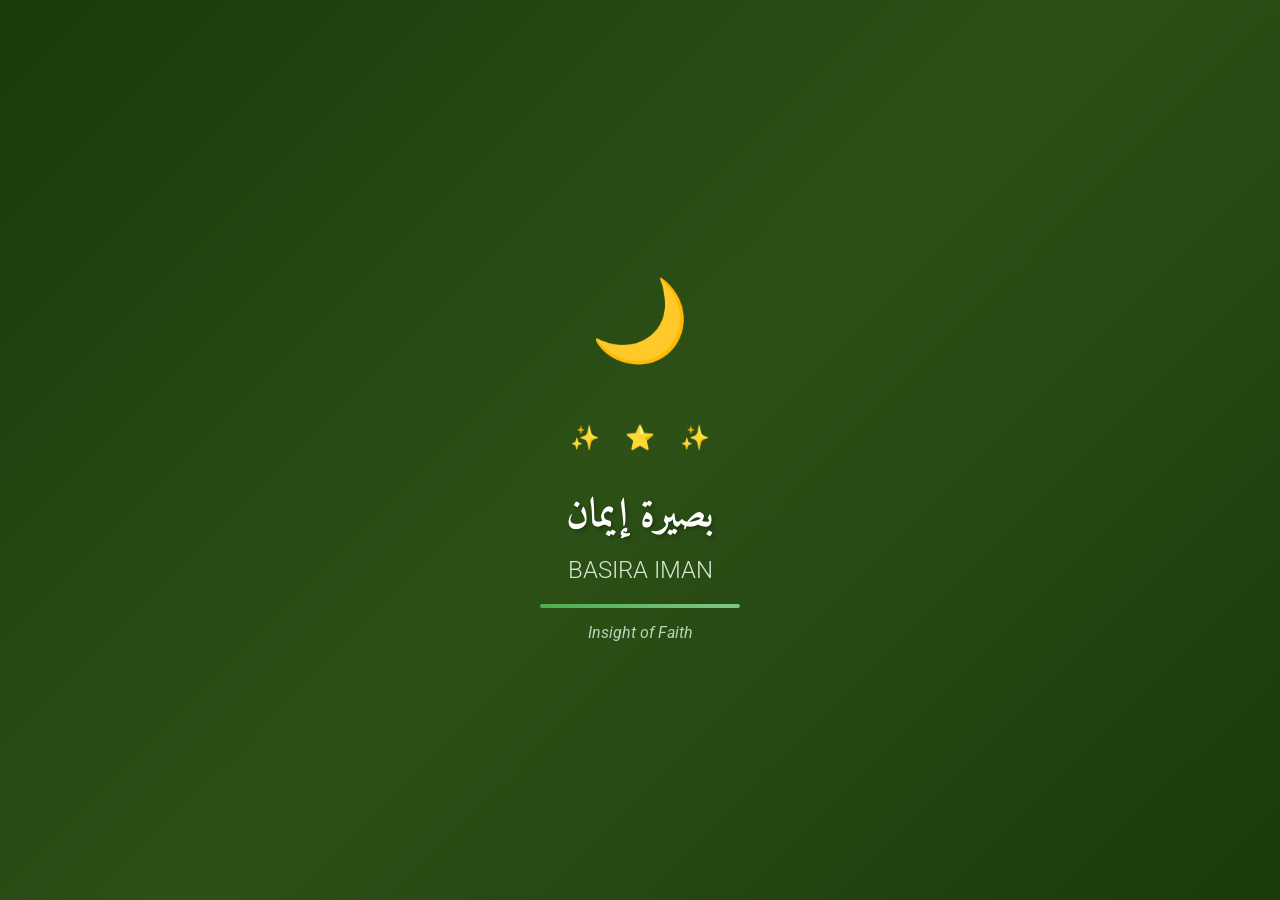
<file: hadiths.html>
<!DOCTYPE html>
<html lang="ar" dir="rtl">
<head>
    <meta charset="UTF-8">
    <meta name="viewport" content="width=device-width, initial-scale=1.0">
    <title>وصايا النبي - Prophet's Teachings - BASIRA IMAN</title>
    <link rel="stylesheet" href="style.css">
    <link rel="stylesheet" href="https://cdnjs.cloudflare.com/ajax/libs/font-awesome/6.0.0/css/all.min.css">
</head>
<body>
    <!-- شاشة التحميل -->
    <div class="loading-screen" id="loadingScreen">
        <div class="loading-content">
            <div class="loading-moon">🌙</div>
            <div class="loading-stars">
                <span class="star">✨</span>
                <span class="star">⭐</span>
                <span class="star">✨</span>
            </div>
            <div class="loading-text">بصيرة إيمان</div>
            <div class="loading-text-en">BASIRA IMAN</div>
            <div class="loading-bar">
                <div class="loading-bar-fill"></div>
            </div>
            <div class="loading-subtitle">Insight of Faith</div>
        </div>
    </div>

    <!-- النقاط البيضاء المتحركة -->
    <div class="floating-dots" id="floatingDots"></div>

    <!-- تذكير الصلاة على النبي -->
    <div class="prayer-reminder">
        <div class="prayer-ar">صل على النبي محمد 💚</div>
        <div class="prayer-en">Peace and blessings be upon our Prophet Muhammad</div>
    </div>

    <!-- زر الوضع الداكن/الفاتح -->
    <button class="theme-toggle" id="themeToggle" onclick="toggleTheme()" title="تبديل الوضع | Toggle Theme">
        <i class="fas fa-moon" id="themeIcon"></i>
    </button>

    <!-- المحتوى الرئيسي -->
    <div class="container">
        <!-- رأس الصفحة -->
        <header class="page-header">
            <a href="index.html" class="back-btn" id="backBtn">
                <i class="fas fa-arrow-right"></i>
                <span id="backText">العودة للرئيسية</span>
                <span class="back-btn-en" id="backTextEn">Back to Home</span>
            </a>
            <div class="page-title">
                <h1 class="title-ar" id="pageTitle">وصايا النبي</h1>
                <p class="title-en" id="pageSubtitle">Prophet's Teachings</p>
            </div>
        </header>

        <!-- شريط البحث -->
        <section class="search-section" id="searchSection">
            <div class="search-container">
                <input type="text" id="searchInput" class="search-input" placeholder="ابحث في الأحاديث... Search hadiths...">
                <button class="search-btn" onclick="performSearch()">
                    <i class="fas fa-search"></i>
                </button>
                <button class="search-clear-btn" id="searchClearBtn" onclick="clearSearch()" style="display:none;">
                    <i class="fas fa-times"></i>
                </button>
            </div>
            <div class="search-hint">
                <span>يمكنك البحث بالاسم أو النص أو التفسير</span>
                <span class="search-hint-en">Search by name, text, or tafsir</span>
            </div>
        </section>

        <!-- قائمة الأحاديث -->
        <div class="verses-list" id="hadithsList">
            <!-- سيتم ملؤها بواسطة JavaScript -->
        </div>

        <!-- محتوى الحديث -->
        <main class="verse-content" id="hadithContent" style="display: none;">
            <!-- نص الحديث -->
            <section class="verse-section">
                <div class="verse-header">
                    <h2>نص الحديث الشريف</h2>
                    <div class="verse-actions">
                        <button onclick="toggleFavorite()" class="action-btn favorite-btn" id="favoriteBtn">
                            <i class="fas fa-heart"></i>
                            <span id="favoriteBtnText">إضافة للمفضلة</span>
                        </button>
                    </div>
                </div>
                <div class="verse-text-container" id="hadithTextContainer">
                    <p class="verse-text" id="hadithText"></p>
                </div>
            </section>

            <!-- التفسير -->
            <section class="interpretation-section">
                <div class="section-header">
                    <h2>التفسير والشرح</h2>
                    <div class="section-icon">
                        <i class="fas fa-book-open"></i>
                    </div>
                </div>
                <div class="interpretation-content" id="tafsirContent">
                </div>
            </section>

            <!-- الترجمة الإنجليزية -->
            <section class="english-section">
                <div class="section-header">
                    <h2>English Translation & Commentary</h2>
                    <div class="section-icon">
                        <i class="fas fa-globe"></i>
                    </div>
                </div>
                <div class="english-content" id="englishContent">
                </div>
            </section>
        </main>
    </div>

    <script>
        // شاشة التحميل
        window.addEventListener('load', function() {
            setTimeout(() => {
                const loadingScreen = document.getElementById('loadingScreen');
                loadingScreen.classList.add('fade-out');
                setTimeout(() => {
                    loadingScreen.style.display = 'none';
                }, 800);
            }, 1500);
        });

        // إنشاء النقاط البيضاء المتحركة
        function createFloatingDots() {
            const container = document.getElementById('floatingDots');
            const dotCount = 30;
            for (let i = 0; i < dotCount; i++) {
                const dot = document.createElement('div');
                dot.className = 'dot';
                dot.style.left = Math.random() * 100 + '%';
                dot.style.animationDuration = (10 + Math.random() * 10) + 's';
                dot.style.animationDelay = Math.random() * 5 + 's';
                const size = 3 + Math.random() * 3;
                dot.style.width = size + 'px';
                dot.style.height = size + 'px';
                container.appendChild(dot);
            }
        }
        window.addEventListener('load', createFloatingDots);

        // الوضع الداكن/الفاتح
        function toggleTheme() {
            const body = document.body;
            const icon = document.getElementById('themeIcon');
            const isDark = body.classList.toggle('light-mode');
            if (isDark) {
                icon.className = 'fas fa-sun';
                localStorage.setItem('theme', 'light');
            } else {
                icon.className = 'fas fa-moon';
                localStorage.setItem('theme', 'dark');
            }
        }

        function loadTheme() {
            const savedTheme = localStorage.getItem('theme');
            const icon = document.getElementById('themeIcon');
            if (savedTheme === 'light') {
                document.body.classList.add('light-mode');
                icon.className = 'fas fa-sun';
            }
        }
        document.addEventListener('DOMContentLoaded', loadTheme);

        // تحميل البيانات
        let hadithsData = null;
        let currentHadithId = null;

        // تحميل البيانات من الملف
        fetch('hadith_data.json')
            .then(response => response.json())
            .then(data => {
                hadithsData = data.hadiths;
                showHadithsList();

                // التحقق من الرابط المباشر
                const hash = window.location.hash;
                if (hash.startsWith('#hadith_')) {
                    const hadithId = parseInt(hash.replace('#hadith_', ''));
                    showHadith(hadithId - 1);
                }
            })
            .catch(error => {
                console.error('خطأ في تحميل البيانات:', error);
            });

        // عرض قائمة الأحاديث
        function showHadithsList() {
            const hadithsList = document.getElementById('hadithsList');
            const hadithContent = document.getElementById('hadithContent');
            const searchSection = document.getElementById('searchSection');

            animateTransition(() => {
                hadithsList.style.display = 'grid';
                hadithContent.style.display = 'none';
                searchSection.style.display = 'block';

                document.getElementById('pageTitle').textContent = 'وصايا النبي';
                document.getElementById('pageSubtitle').textContent = "Prophet's Teachings";
                document.getElementById('backBtn').href = 'index.html';
                document.getElementById('backBtn').onclick = null;
                document.getElementById('backText').textContent = 'العودة للرئيسية';
                document.getElementById('backTextEn').textContent = 'Back to Home';

                hadithsList.innerHTML = hadithsData.map((hadith, index) => {
                    return `
                        <a href="#" onclick="showHadith(${index}); return false;" class="verse-item" style="--verse-color: #2196F3;">
                            <div class="verse-item-title">${escapeHtml(hadith.name)}</div>
                        </a>
                    `;
                }).join('');
            });
        }

        // عرض الحديث الكامل
        function showHadith(hadithIndex) {
            currentHadithId = hadithIndex;
            const hadith = hadithsData[hadithIndex];

            const hadithsList = document.getElementById('hadithsList');
            const hadithContent = document.getElementById('hadithContent');
            const searchSection = document.getElementById('searchSection');

            animateTransition(() => {
                hadithsList.style.display = 'none';
                hadithContent.style.display = 'block';
                searchSection.style.display = 'none';

                document.getElementById('pageTitle').textContent = hadith.name;
                document.getElementById('pageSubtitle').textContent = "Hadith";
                document.getElementById('backBtn').href = '#';
                document.getElementById('backBtn').onclick = function() { showHadithsList(); return false; };
                document.getElementById('backText').textContent = 'العودة لقائمة الأحاديث';
                document.getElementById('backTextEn').textContent = 'Back to Hadiths List';

                // نص الحديث
                document.getElementById('hadithText').textContent = hadith.hadith_text;
                const hadithTextContainer = document.getElementById('hadithTextContainer');
                hadithTextContainer.style.borderRightColor = '#2196F3';
                hadithTextContainer.style.boxShadow = '0 4px 20px rgba(33, 150, 243, 0.2)';

                // التفسير
                const tafsirParagraphs = hadith.tafsir_ar.split('\n\n').filter(p => p.trim());
                document.getElementById('tafsirContent').innerHTML = tafsirParagraphs.map(p => 
                    `<p>${escapeHtml(p.trim())}</p>`
                ).join('');

                // الترجمة الإنجليزية
                const englishParts = hadith.english.split('\n\n').filter(p => p.trim());
                document.getElementById('englishContent').innerHTML = englishParts.map(part => {
                    part = part.trim();
                    if (part.startsWith('Narrated') || part.includes('(Sahih') || part.includes('[')) {
                        return `<p class="english-verse">${escapeHtml(part)}</p>`;
                    } else {
                        return `<p>${escapeHtml(part)}</p>`;
                    }
                }).join('');

                // تحديث زر المفضلة
                updateFavoriteButton();

                window.scrollTo(0, 0);
            });
        }

        // البحث في الأحاديث - محسّن
        function performSearch() {
            const searchTerm = document.getElementById('searchInput').value.trim();

            if (!searchTerm) {
                showHadithsList();
                return;
            }

            document.getElementById('searchClearBtn').style.display = 'flex';

            const hadithsList = document.getElementById('hadithsList');
            const hadithContent = document.getElementById('hadithContent');

            animateTransition(() => {
                hadithsList.style.display = 'grid';
                hadithContent.style.display = 'none';

                document.getElementById('pageTitle').textContent = 'نتائج البحث';
                document.getElementById('pageSubtitle').textContent = 'Search Results';
                document.getElementById('backBtn').href = '#';
                document.getElementById('backBtn').onclick = function() { showHadithsList(); return false; };
                document.getElementById('backText').textContent = 'العودة لقائمة الأحاديث';
                document.getElementById('backTextEn').textContent = 'Back to Hadiths';

                const searchTerms = searchTerm.toLowerCase()
                    .replace(/[ًٌٍَُِّْٰ]/g, '')
                    .split(/\s+/)
                    .filter(t => t.length > 0);

                let scoredResults = [];

                hadithsData.forEach((hadith, index) => {
                    const nameNorm = hadith.name.toLowerCase().replace(/[ًٌٍَُِّْٰ]/g, '');
                    const textNorm = hadith.hadith_text.toLowerCase().replace(/[ًٌٍَُِّْٰ]/g, '');
                    const tafsirNorm = hadith.tafsir_ar.toLowerCase().replace(/[ًٌٍَُِّْٰ]/g, '');
                    const englishNorm = hadith.english.toLowerCase();

                    let score = 0;
                    let matchFound = false;

                    searchTerms.forEach(term => {
                        if (nameNorm.includes(term)) {
                            score += 10;
                            matchFound = true;
                        }
                        if (textNorm.includes(term)) {
                            score += 5;
                            matchFound = true;
                        }
                        if (tafsirNorm.includes(term)) {
                            score += 3;
                            matchFound = true;
                        }
                        if (englishNorm.includes(term)) {
                            score += 2;
                            matchFound = true;
                        }
                    });

                    if (matchFound) {
                        scoredResults.push({
                            index: index,
                            hadith: hadith,
                            score: score
                        });
                    }
                });

                scoredResults.sort((a, b) => b.score - a.score);

                if (scoredResults.length === 0) {
                    hadithsList.innerHTML = `
                        <div style="text-align: center; padding: 40px; color: #fff; font-size: 1.2rem;">
                            <div style="font-size: 3rem; margin-bottom: 15px;">🔍</div>
                            <div>لم يتم العثور على نتائج</div>
                            <div style="font-size: 0.9rem; color: #d4e6d4; margin-top: 10px;">No results found</div>
                        </div>`;
                } else {
                    hadithsList.innerHTML = scoredResults.map(result => {
                        return `
                            <a href="#" onclick="showHadith(${result.index}); return false;" class="verse-item" style="--verse-color: #2196F3;">
                                <div class="verse-item-title">${escapeHtml(result.hadith.name)}</div>
                            </a>
                        `;
                    }).join('');
                }

                window.scrollTo(0, 0);
            });
        }

        // مسح البحث
        function clearSearch() {
            document.getElementById('searchInput').value = '';
            document.getElementById('searchClearBtn').style.display = 'none';
            showHadithsList();
        }

        // البحث عند الضغط على Enter
        document.addEventListener('DOMContentLoaded', function() {
            const searchInput = document.getElementById('searchInput');
            if (searchInput) {
                searchInput.addEventListener('keypress', function(e) {
                    if (e.key === 'Enter') {
                        performSearch();
                    }
                });
                let debounceTimer;
                searchInput.addEventListener('input', function() {
                    clearTimeout(debounceTimer);
                    debounceTimer = setTimeout(() => {
                        if (this.value.trim().length > 0) {
                            performSearch();
                        } else {
                            clearSearch();
                        }
                    }, 300);
                });
            }
        });

        // إدارة المفضلة
        function toggleFavorite() {
            if (currentHadithId === null) return;

            const hadith = hadithsData[currentHadithId];

            let favorites = JSON.parse(localStorage.getItem('favorites') || '[]');

            const favoriteId = `hadith_${hadith.id}`;
            const existingIndex = favorites.findIndex(f => f.id === favoriteId);

            if (existingIndex !== -1) {
                favorites.splice(existingIndex, 1);
                showNotification('تم إزالة الحديث من المفضلة | Removed from favorites');
            } else {
                favorites.push({
                    id: favoriteId,
                    type: 'hadith',
                    name: hadith.name,
                    text: hadith.hadith_text,
                    hadithId: hadith.id
                });
                showNotification('تمت إضافة الحديث للمفضلة | Added to favorites');
            }

            localStorage.setItem('favorites', JSON.stringify(favorites));
            updateFavoriteButton();
        }

        function updateFavoriteButton() {
            if (currentHadithId === null) return;

            const hadith = hadithsData[currentHadithId];
            const favorites = JSON.parse(localStorage.getItem('favorites') || '[]');
            const favoriteId = `hadith_${hadith.id}`;
            const isFavorite = favorites.some(f => f.id === favoriteId);

            const btn = document.getElementById('favoriteBtn');
            const btnText = document.getElementById('favoriteBtnText');

            if (isFavorite) {
                btn.classList.add('active');
                btnText.textContent = 'إزالة من المفضلة | Remove';
            } else {
                btn.classList.remove('active');
                btnText.textContent = 'إضافة للمفضلة | Add to Favorites';
            }
        }

        // تنظيف HTML
        function escapeHtml(text) {
            const div = document.createElement('div');
            div.textContent = text;
            return div.innerHTML;
        }

        // إظهار الإشعارات
        function showNotification(message) {
            const notification = document.createElement('div');
            notification.className = 'notification';
            notification.textContent = message;
            document.body.appendChild(notification);

            setTimeout(() => {
                notification.classList.add('show');
            }, 100);

            setTimeout(() => {
                notification.classList.remove('show');
                setTimeout(() => {
                    if (notification.parentNode) {
                        document.body.removeChild(notification);
                    }
                }, 300);
            }, 3000);
        }

        // انتقال سلس
        function animateTransition(callback) {
            const container = document.querySelector('.container');
            container.style.opacity = '0';
            container.style.transform = 'translateY(20px)';
            container.style.transition = 'opacity 0.3s ease, transform 0.3s ease';

            setTimeout(() => {
                callback();
                container.style.opacity = '1';
                container.style.transform = 'translateY(0)';
            }, 300);
        }
    </script>
</body>
</html>
</file>
<file: style.css>
/* استيراد الخطوط */
@import url('https://fonts.googleapis.com/css2?family=Amiri:wght@400;700&family=Roboto:wght@300;400;500;700&display=swap');

/* إعدادات عامة */
* {
    margin: 0;
    padding: 0;
    box-sizing: border-box;
}

body {
    font-family: 'Amiri', serif;
    background: linear-gradient(135deg, #2d5016 0%, #4a7c23 50%, #2d5016 100%);
    min-height: 100vh;
    color: white;
    position: relative;
    overflow-x: hidden;
    transition: background 0.5s ease;
}

/* الوضع الفاتح */
body.light-mode {
    background: linear-gradient(135deg, #e8f5e8 0%, #d4edda 50%, #e8f5e8 100%);
    color: #2d5016;
}

body.light-mode .prayer-reminder {
    background: rgba(45, 80, 22, 0.1);
    border-color: rgba(45, 80, 22, 0.2);
}

body.light-mode .prayer-reminder .prayer-ar,
body.light-mode .prayer-reminder .prayer-en {
    color: #2d5016;
}

body.light-mode .site-name {
    color: #2d5016;
    text-shadow: 2px 2px 4px rgba(0,0,0,0.1);
}

body.light-mode .subtitle-ar {
    color: #4a7c23;
}

body.light-mode .subtitle-en {
    color: #6b9b3a;
}

body.light-mode .title-ar {
    color: #2d5016;
}

body.light-mode .title-en {
    color: #4a7c23;
}

body.light-mode .verse-of-day {
    background: rgba(255, 255, 255, 0.9);
    box-shadow: 0 8px 30px rgba(0,0,0,0.1);
}

body.light-mode .vod-text {
    color: #1a1a1a;
}

body.light-mode .vod-ref {
    color: #666;
}

body.light-mode .back-btn {
    background: rgba(45, 80, 22, 0.1);
    color: #2d5016;
}

body.light-mode .back-btn:hover {
    background: rgba(45, 80, 22, 0.2);
}

body.light-mode .search-input {
    background: rgba(255, 255, 255, 0.95);
    color: #2d5016;
    border-color: rgba(45, 80, 22, 0.3);
}

body.light-mode .search-hint,
body.light-mode .search-hint-en {
    color: #4a7c23;
}

body.light-mode .option-card {
    background: rgba(255, 255, 255, 0.95);
}

body.light-mode .option-title-ar {
    color: #2d5016;
}

body.light-mode .feeling-card {
    background: rgba(255, 255, 255, 0.95);
}

body.light-mode .feeling-title {
    color: #2d5016;
}

body.light-mode .verse-item {
    background: rgba(255, 255, 255, 0.95);
}

body.light-mode .verse-item-title {
    color: #2d5016;
}

body.light-mode .verse-header h2,
body.light-mode .section-header h2 {
    color: #2d5016;
}

body.light-mode .section-icon {
    color: #2d5016;
}

body.light-mode .verse-text-container .verse-text {
    color: #1a1a1a;
}

body.light-mode .interpretation-content p,
body.light-mode .english-content p {
    color: #333;
}

body.light-mode .social-link {
    background: rgba(255, 255, 255, 0.95);
}

body.light-mode .social-title {
    color: #2d5016;
}

body.light-mode .support-text {
    color: #2d5016;
}

body.light-mode .support-text-en {
    color: #4a7c23;
}

body.light-mode .favorites-empty {
    background: rgba(255, 255, 255, 0.9);
}

body.light-mode .favorites-empty-text {
    color: #2d5016;
}

body.light-mode .favorites-empty-hint {
    color: #4a7c23;
}

body.light-mode .favorite-item {
    background: rgba(255, 255, 255, 0.95);
}

body.light-mode .favorite-item-title {
    color: #2d5016;
}

body.light-mode .favorite-item-text {
    color: #333;
}

body.light-mode .verse-item-emotion {
    color: #4a7c23;
}

/* زر تبديل الوضع */
.theme-toggle {
    position: fixed;
    top: 20px;
    right: 20px;
    width: 45px;
    height: 45px;
    border-radius: 50%;
    background: rgba(255, 255, 255, 0.2);
    backdrop-filter: blur(10px);
    border: 2px solid rgba(255, 255, 255, 0.3);
    color: white;
    font-size: 1.2rem;
    cursor: pointer;
    transition: all 0.3s ease;
    z-index: 1001;
    display: flex;
    align-items: center;
    justify-content: center;
}

.theme-toggle:hover {
    transform: scale(1.1) rotate(15deg);
    background: rgba(255, 255, 255, 0.3);
    box-shadow: 0 0 20px rgba(255, 255, 255, 0.3);
}

body.light-mode .theme-toggle {
    background: rgba(45, 80, 22, 0.1);
    border-color: rgba(45, 80, 22, 0.3);
    color: #2d5016;
}

body.light-mode .theme-toggle:hover {
    background: rgba(45, 80, 22, 0.2);
    box-shadow: 0 0 20px rgba(45, 80, 22, 0.2);
}

/* شاشة التحميل */
.loading-screen {
    position: fixed;
    top: 0;
    left: 0;
    width: 100%;
    height: 100%;
    background: linear-gradient(135deg, #1a3a0a 0%, #2d5016 50%, #1a3a0a 100%);
    z-index: 9999;
    display: flex;
    align-items: center;
    justify-content: center;
    transition: opacity 0.8s ease, visibility 0.8s ease;
}

.loading-screen.fade-out {
    opacity: 0;
    visibility: hidden;
}

.loading-content {
    text-align: center;
    animation: loadingPulse 2s ease-in-out infinite;
}

.loading-moon {
    font-size: 5rem;
    margin-bottom: 20px;
    animation: moonFloat 3s ease-in-out infinite;
}

.loading-stars {
    margin-bottom: 20px;
}

.loading-stars .star {
    font-size: 1.5rem;
    margin: 0 10px;
    display: inline-block;
    animation: starTwinkle 1.5s ease-in-out infinite;
}

.loading-stars .star:nth-child(2) {
    animation-delay: 0.5s;
}

.loading-stars .star:nth-child(3) {
    animation-delay: 1s;
}

.loading-text {
    font-size: 2.5rem;
    font-weight: 700;
    color: #fff;
    margin-bottom: 5px;
    text-shadow: 2px 2px 4px rgba(0,0,0,0.3);
}

.loading-text-en {
    font-size: 1.5rem;
    color: #d4e6d4;
    font-family: 'Roboto', sans-serif;
    font-weight: 300;
    margin-bottom: 20px;
}

.loading-bar {
    width: 200px;
    height: 4px;
    background: rgba(255, 255, 255, 0.2);
    border-radius: 2px;
    margin: 0 auto 15px;
    overflow: hidden;
}

.loading-bar-fill {
    width: 0%;
    height: 100%;
    background: linear-gradient(90deg, #4CAF50, #81C784);
    border-radius: 2px;
    animation: loadingProgress 1.5s ease-in-out forwards;
}

.loading-subtitle {
    font-size: 1rem;
    color: #b8d4b8;
    font-family: 'Roboto', sans-serif;
    font-style: italic;
}

@keyframes loadingPulse {
    0%, 100% { transform: scale(1); }
    50% { transform: scale(1.02); }
}

@keyframes moonFloat {
    0%, 100% { transform: translateY(0px) rotate(0deg); }
    50% { transform: translateY(-15px) rotate(5deg); }
}

@keyframes starTwinkle {
    0%, 100% { opacity: 0.3; transform: scale(0.8); }
    50% { opacity: 1; transform: scale(1.2); }
}

@keyframes loadingProgress {
    0% { width: 0%; }
    50% { width: 60%; }
    100% { width: 100%; }
}

/* خلفية الهلال المتحركة */
body::before {
    content: '🌙';
    position: fixed;
    top: 20%;
    right: 10%;
    font-size: 8rem;
    opacity: 0.1;
    animation: float 6s ease-in-out infinite;
    z-index: 0;
}

body::after {
    content: '🌙';
    position: fixed;
    bottom: 20%;
    left: 10%;
    font-size: 6rem;
    opacity: 0.08;
    animation: float 8s ease-in-out infinite reverse;
    z-index: 0;
}

@keyframes float {
    0%, 100% { transform: translateY(0px) rotate(0deg); }
    50% { transform: translateY(-20px) rotate(5deg); }
}

/* النقاط البيضاء المتحركة */
.floating-dots {
    position: fixed;
    top: 0;
    left: 0;
    width: 100%;
    height: 100%;
    pointer-events: none;
    z-index: 0;
    overflow: hidden;
}

.dot {
    position: absolute;
    bottom: -10px;
    width: 4px;
    height: 4px;
    background: rgba(255, 255, 255, 0.6);
    border-radius: 50%;
    animation: rise linear infinite;
}

@keyframes rise {
    0% {
        bottom: -10px;
        opacity: 0;
    }
    10% {
        opacity: 1;
    }
    90% {
        opacity: 1;
    }
    100% {
        bottom: 110vh;
        opacity: 0;
    }
}

/* تذكير الصلاة على النبي */
.prayer-reminder {
    position: fixed;
    top: 20px;
    left: 50%;
    transform: translateX(-50%);
    background: rgba(255, 255, 255, 0.15);
    backdrop-filter: blur(10px);
    border: 1px solid rgba(255, 255, 255, 0.2);
    border-radius: 25px;
    padding: 8px 20px;
    z-index: 1000;
    animation: glow 3s ease-in-out infinite alternate;
    text-align: center;
}

.prayer-reminder .prayer-ar {
    font-size: 0.9rem;
    color: #fff;
    margin-bottom: 2px;
}

.prayer-reminder .prayer-en {
    font-size: 0.7rem;
    color: #e8f5e8;
    font-family: 'Roboto', sans-serif;
    font-style: italic;
}

@keyframes glow {
    0% { box-shadow: 0 0 10px rgba(255, 255, 255, 0.2); }
    100% { box-shadow: 0 0 20px rgba(255, 255, 255, 0.4); }
}

/* حاوي المحتوى الرئيسي */
.container {
    position: relative;
    z-index: 1;
    max-width: 1200px;
    margin: 0 auto;
    padding: 100px 20px 50px;
    transition: opacity 0.3s ease, transform 0.3s ease;
}

/* عنوان الموقع الرئيسي */
.site-title {
    text-align: center;
    margin-bottom: 40px;
}

.site-name {
    font-size: 4rem;
    font-weight: 700;
    color: #fff;
    margin-bottom: 15px;
    text-shadow: 2px 2px 4px rgba(0,0,0,0.3);
    animation: titleGlow 4s ease-in-out infinite alternate;
}

.site-subtitle {
    display: flex;
    justify-content: center;
    align-items: center;
    gap: 15px;
    flex-wrap: wrap;
}

.subtitle-ar {
    font-size: 1.4rem;
    color: #d4e6d4;
    font-weight: 500;
}

.subtitle-en {
    font-size: 1rem;
    color: #b8d4b8;
    font-style: italic;
    font-family: 'Roboto', sans-serif;
    font-weight: 300;
}

@keyframes titleGlow {
    0% { text-shadow: 2px 2px 4px rgba(0,0,0,0.3), 0 0 20px rgba(255,255,255,0.3); }
    100% { text-shadow: 2px 2px 4px rgba(0,0,0,0.3), 0 0 30px rgba(255,255,255,0.5); }
}

/* آية اليوم */
.verse-of-day {
    max-width: 700px;
    margin: 0 auto 40px;
    background: rgba(255, 255, 255, 0.15);
    backdrop-filter: blur(15px);
    border-radius: 20px;
    padding: 25px;
    border: 1px solid rgba(255, 255, 255, 0.2);
    box-shadow: 0 8px 30px rgba(0, 0, 0, 0.15);
    transition: all 0.3s ease;
}

.verse-of-day:hover {
    transform: translateY(-3px);
    box-shadow: 0 12px 40px rgba(0, 0, 0, 0.2);
}

.vod-header {
    display: flex;
    align-items: center;
    gap: 12px;
    margin-bottom: 20px;
    padding-bottom: 15px;
    border-bottom: 1px solid rgba(255, 255, 255, 0.2);
}

.vod-icon {
    font-size: 2rem;
}

.vod-title {
    display: flex;
    flex-direction: column;
}

.vod-title-ar {
    font-size: 1.3rem;
    font-weight: 700;
    color: #fff;
}

.vod-title-en {
    font-size: 0.85rem;
    color: #d4e6d4;
    font-family: 'Roboto', sans-serif;
    font-style: italic;
}

.vod-content {
    margin-bottom: 20px;
    transition: all 0.3s ease;
}

.vod-text {
    font-size: 1.4rem;
    line-height: 2;
    color: #fff;
    text-align: center;
    margin-bottom: 10px;
    font-weight: 600;
}

.vod-ref {
    font-size: 1rem;
    color: #d4e6d4;
    text-align: center;
    font-style: italic;
}

.vod-actions {
    display: flex;
    gap: 10px;
    justify-content: center;
    flex-wrap: wrap;
}

.vod-refresh-btn,
.vod-read-btn {
    background: rgba(255, 255, 255, 0.2);
    color: white;
    border: 2px solid rgba(255, 255, 255, 0.3);
    padding: 8px 16px;
    border-radius: 25px;
    font-family: 'Amiri', serif;
    font-size: 0.85rem;
    cursor: pointer;
    transition: all 0.3s ease;
    display: flex;
    align-items: center;
    gap: 6px;
}

.vod-refresh-btn:hover,
.vod-read-btn:hover {
    background: rgba(255, 255, 255, 0.3);
    transform: translateY(-2px);
    box-shadow: 0 4px 15px rgba(0, 0, 0, 0.2);
}

.vod-refresh-en,
.vod-read-en {
    font-family: 'Roboto', sans-serif;
    font-size: 0.7rem;
    font-style: italic;
    opacity: 0.8;
}

body.light-mode .vod-refresh-btn,
body.light-mode .vod-read-btn {
    background: rgba(45, 80, 22, 0.1);
    border-color: rgba(45, 80, 22, 0.3);
    color: #2d5016;
}

body.light-mode .vod-refresh-btn:hover,
body.light-mode .vod-read-btn:hover {
    background: rgba(45, 80, 22, 0.2);
}

/* الخيارات الرئيسية */
.main-options {
    display: flex;
    justify-content: center;
    align-items: center;
    min-height: 40vh;
}

.options-container {
    display: flex;
    flex-direction: column;
    gap: 15px;
    max-width: 280px;
    width: 100%;
}

/* بطاقة الخيار */
.option-card {
    background: rgba(255, 255, 255, 0.95);
    border-radius: 15px;
    padding: 12px 15px;
    cursor: pointer;
    transition: all 0.4s cubic-bezier(0.4, 0, 0.2, 1);
    box-shadow: 0 8px 25px rgba(0,0,0,0.15);
    border: 3px solid transparent;
    position: relative;
    overflow: hidden;
    backdrop-filter: blur(10px);
    display: flex;
    align-items: center;
    gap: 12px;
    text-decoration: none;
    color: inherit;
}

.option-card::before {
    content: '';
    position: absolute;
    top: 0;
    left: 0;
    right: 0;
    height: 4px;
    background: var(--option-color);
    transform: scaleX(0);
    transition: transform 0.4s ease;
}

.option-card:hover::before {
    transform: scaleX(1);
}

.option-card:hover {
    transform: translateY(-5px) scale(1.02);
    box-shadow: 0 15px 35px rgba(0,0,0,0.25);
    border-color: var(--option-color);
    background: rgba(255, 255, 255, 1);
}

/* ألوان الخيارات */
.option-card:nth-child(1) { --option-color: #4CAF50; }
.option-card:nth-child(2) { --option-color: #2196F3; }
.option-card:nth-child(3) { --option-color: #FF9800; }
.option-card:nth-child(4) { --option-color: #E91E63; }

/* أيقونة الخيار */
.option-icon {
    width: 40px;
    height: 40px;
    font-size: 1.5rem;
    color: var(--option-color);
    display: flex;
    align-items: center;
    justify-content: center;
    background: rgba(255, 255, 255, 0.8);
    border-radius: 50%;
    box-shadow: 0 4px 12px rgba(0,0,0,0.1);
    transition: all 0.3s ease;
    flex-shrink: 0;
}

.option-card:hover .option-icon {
    transform: scale(1.1) rotate(5deg);
    background: var(--option-color);
    color: white;
    box-shadow: 0 6px 20px rgba(0,0,0,0.2);
}

/* محتوى الخيار */
.option-content {
    flex: 1;
    text-align: right;
}

.option-title-ar {
    font-size: 1.1rem;
    font-weight: 700;
    color: #2d5016;
    margin-bottom: 3px;
    line-height: 1.2;
}

.option-title-en {
    font-size: 0.75rem;
    color: #666;
    font-family: 'Roboto', sans-serif;
    font-style: italic;
}

/* رأس الصفحة الداخلية */
.page-header {
    text-align: center;
    margin-bottom: 40px;
    position: relative;
}

/* زر العودة المحسّن */
.back-btn {
    position: absolute;
    top: 0;
    right: 0;
    background: rgba(255, 255, 255, 0.2);
    color: white;
    border: none;
    padding: 10px 20px;
    border-radius: 25px;
    cursor: pointer;
    transition: all 0.3s ease;
    font-family: 'Amiri', serif;
    font-size: 0.9rem;
    text-decoration: none;
    display: inline-flex;
    align-items: center;
    gap: 8px;
    backdrop-filter: blur(10px);
    border: 1px solid rgba(255, 255, 255, 0.2);
}

.back-btn:hover {
    background: rgba(255, 255, 255, 0.3);
    transform: translateX(5px);
    box-shadow: 0 4px 15px rgba(0, 0, 0, 0.2);
}

.back-btn i {
    transition: transform 0.3s ease;
}

.back-btn:hover i {
    transform: translateX(-3px);
}

.back-btn-en {
    font-family: 'Roboto', sans-serif;
    font-size: 0.7rem;
    font-style: italic;
    opacity: 0.8;
    margin-right: 5px;
}

.page-title {
    margin-top: 50px;
}

.title-ar {
    font-size: 2.5rem;
    color: #fff;
    margin-bottom: 10px;
    text-shadow: 2px 2px 4px rgba(0,0,0,0.3);
}

.title-en {
    font-size: 1.2rem;
    color: #e8f5e8;
    font-family: 'Roboto', sans-serif;
    font-style: italic;
    margin-bottom: 15px;
}

/* شريط البحث */
.search-section {
    margin-bottom: 30px;
}

.search-container {
    max-width: 600px;
    margin: 0 auto;
    position: relative;
}

.search-input {
    width: 100%;
    padding: 15px 90px 15px 20px;
    border-radius: 30px;
    border: 2px solid rgba(255, 255, 255, 0.3);
    background: rgba(255, 255, 255, 0.95);
    font-family: 'Amiri', serif;
    font-size: 1rem;
    color: #2d5016;
    transition: all 0.3s ease;
}

.search-input:focus {
    outline: none;
    border-color: #4CAF50;
    box-shadow: 0 0 20px rgba(76, 175, 80, 0.3);
}

.search-input::placeholder {
    color: #999;
}

.search-btn {
    position: absolute;
    left: 5px;
    top: 50%;
    transform: translateY(-50%);
    background: #4CAF50;
    color: white;
    border: none;
    width: 40px;
    height: 40px;
    border-radius: 50%;
    cursor: pointer;
    transition: all 0.3s ease;
    display: flex;
    align-items: center;
    justify-content: center;
}

.search-btn:hover {
    background: #45a049;
    transform: translateY(-50%) scale(1.1);
}

.search-clear-btn {
    position: absolute;
    left: 50px;
    top: 50%;
    transform: translateY(-50%);
    background: #f44336;
    color: white;
    border: none;
    width: 32px;
    height: 32px;
    border-radius: 50%;
    cursor: pointer;
    transition: all 0.3s ease;
    display: flex;
    align-items: center;
    justify-content: center;
    font-size: 0.8rem;
}

.search-clear-btn:hover {
    background: #d32f2f;
    transform: translateY(-50%) scale(1.1);
}

.search-hint {
    text-align: center;
    margin-top: 10px;
    font-size: 0.85rem;
    color: #d4e6d4;
}

.search-hint-en {
    font-family: 'Roboto', sans-serif;
    font-size: 0.75rem;
    font-style: italic;
    opacity: 0.8;
}

/* بطاقات المشاعر */
.feelings-grid {
    display: flex;
    flex-direction: column;
    gap: 15px;
    max-width: 280px;
    margin: 0 auto 40px;
}

.feeling-card {
    background: rgba(255, 255, 255, 0.95);
    border-radius: 15px;
    padding: 12px 15px;
    cursor: pointer;
    transition: all 0.4s cubic-bezier(0.4, 0, 0.2, 1);
    box-shadow: 0 8px 25px rgba(0,0,0,0.15);
    border: 3px solid transparent;
    text-decoration: none;
    display: flex;
    align-items: center;
    gap: 12px;
    position: relative;
    overflow: hidden;
}

.feeling-card::before {
    content: '';
    position: absolute;
    top: 0;
    left: 0;
    right: 0;
    height: 4px;
    background: var(--feeling-color, #4CAF50);
    transform: scaleX(0);
    transition: transform 0.4s ease;
}

.feeling-card:hover::before {
    transform: scaleX(1);
}

.feeling-card:hover {
    transform: translateY(-8px) scale(1.03);
    box-shadow: 0 12px 30px rgba(0,0,0,0.2);
    border-color: var(--feeling-color, #4CAF50);
    background: rgba(255, 255, 255, 1);
}

.feeling-icon {
    font-size: 1.5rem;
    display: flex;
    align-items: center;
    justify-content: center;
    width: 40px;
    height: 40px;
    border-radius: 50%;
    background: rgba(255, 255, 255, 0.8);
    box-shadow: 0 4px 12px rgba(0,0,0,0.1);
    transition: all 0.3s ease;
    opacity: 0.85;
    flex-shrink: 0;
}

.feeling-card:hover .feeling-icon {
    transform: scale(1.1) rotate(5deg);
    opacity: 1;
    background: var(--feeling-color, #4CAF50);
    color: white !important;
    box-shadow: 0 6px 20px rgba(0,0,0,0.2);
}

.feeling-content {
    flex: 1;
    text-align: right;
}

.feeling-title {
    font-size: 1.1rem;
    font-weight: 700;
    color: #2d5016;
    margin-bottom: 3px;
    line-height: 1.2;
    transition: color 0.3s ease;
}

.feeling-card:hover .feeling-title {
    color: var(--feeling-color, #4CAF50);
}

.feeling-title-en {
    font-size: 0.75rem;
    color: #666;
    font-family: 'Roboto', sans-serif;
    font-style: italic;
}

.verses-count {
    font-size: 0.75rem;
    color: #999;
    margin-top: 3px;
}

/* قوائم الآيات - ألوان صحيحة */
.verses-list {
    display: flex;
    flex-direction: column;
    gap: 15px;
    max-width: 280px;
    margin: 30px auto 0;
}

.verse-item {
    background: rgba(255, 255, 255, 0.95);
    border-radius: 15px;
    padding: 12px 15px;
    text-decoration: none;
    transition: all 0.4s cubic-bezier(0.4, 0, 0.2, 1);
    box-shadow: 0 8px 25px rgba(0,0,0,0.15);
    border: 3px solid transparent;
    display: block;
    position: relative;
    overflow: hidden;
}

.verse-item::before {
    content: '';
    position: absolute;
    top: 0;
    left: 0;
    right: 0;
    height: 4px;
    background: var(--verse-color, #4CAF50);
    transform: scaleX(0);
    transition: transform 0.4s ease;
}

.verse-item:hover::before {
    transform: scaleX(1);
}

.verse-item:hover {
    transform: translateY(-5px) scale(1.02);
    box-shadow: 0 15px 35px rgba(0,0,0,0.25);
    border-color: var(--verse-color, #4CAF50);
    background: rgba(255, 255, 255, 1);
}

.verse-item:hover .verse-item-title {
    color: var(--verse-color, #4CAF50);
}

.verse-item-title {
    font-size: 1.1rem;
    font-weight: 700;
    color: #2d5016;
    text-align: right;
    transition: color 0.3s ease;
    line-height: 1.2;
}

.verse-item-emotion {
    font-size: 0.8rem;
    color: #999;
    margin-top: 5px;
    text-align: right;
    font-style: italic;
}

/* صفحات الآيات الفردية - ألوان صحيحة ومقروءة */
.verse-content {
    max-width: 900px;
    margin: 0 auto;
}

.verse-section, .interpretation-section, .english-section {
    margin-bottom: 40px;
}

.verse-header, .section-header {
    display: flex;
    align-items: center;
    justify-content: space-between;
    margin-bottom: 20px;
    padding: 15px 20px;
    background: rgba(255, 255, 255, 0.1);
    border-radius: 15px;
    backdrop-filter: blur(10px);
}

body.light-mode .verse-header,
body.light-mode .section-header {
    background: rgba(45, 80, 22, 0.05);
}

.verse-header h2, .section-header h2 {
    color: #fff;
    font-size: 1.4rem;
    font-weight: 600;
}

.section-icon {
    color: #fff;
    font-size: 1.5rem;
    opacity: 0.8;
}

.verse-actions {
    display: flex;
    gap: 10px;
}

.action-btn {
    background: #4CAF50;
    color: white;
    border: none;
    padding: 8px 15px;
    border-radius: 20px;
    font-size: 0.8rem;
    cursor: pointer;
    transition: all 0.3s ease;
    display: flex;
    align-items: center;
    gap: 5px;
    font-family: 'Amiri', serif;
}

.action-btn:hover {
    background: #45a049;
    transform: translateY(-2px);
}

.action-btn .action-btn-en {
    font-family: 'Roboto', sans-serif;
    font-size: 0.65rem;
    font-style: italic;
    opacity: 0.8;
}

.action-btn.favorite-btn {
    background: #E91E63;
}

.action-btn.favorite-btn:hover {
    background: #C2185B;
}

.action-btn.favorite-btn.active {
    background: #FF4081;
}

/* حاويات النصوص - ألوان صحيحة ومقروءة */
.verse-text-container {
    background: rgba(255, 255, 255, 0.98);
    border-radius: 15px;
    padding: 30px;
    margin: 20px 0;
    box-shadow: 0 4px 15px rgba(0, 0, 0, 0.1);
    border-right: 5px solid #4CAF50;
    transition: all 0.3s ease;
}

.verse-text-container .verse-text {
    color: #1a1a1a;
    font-size: 1.5rem;
    line-height: 2;
    font-weight: 600;
    text-align: center;
    direction: rtl;
}

.interpretation-content, .english-content {
    background: rgba(255, 255, 255, 0.98);
    border-radius: 15px;
    padding: 25px;
    box-shadow: 0 4px 15px rgba(0, 0, 0, 0.1);
}

.interpretation-content p, .english-content p {
    color: #333;
    font-size: 1.1rem;
    line-height: 1.9;
    margin-bottom: 15px;
    text-align: right;
    direction: rtl;
}

.english-content p {
    text-align: left;
    direction: ltr;
    font-family: 'Roboto', sans-serif;
}

.english-verse {
    font-style: italic;
    color: #2d5016;
    font-weight: 500;
    background: rgba(76, 175, 80, 0.05);
    padding: 15px;
    border-radius: 10px;
    border-left: 3px solid #4CAF50;
}

/* قسم الدعم */
.support-section {
    text-align: center;
    padding: 40px 20px;
    background: rgba(255, 255, 255, 0.1);
    border-radius: 20px;
    backdrop-filter: blur(10px);
    margin-top: 40px;
}

body.light-mode .support-section {
    background: rgba(45, 80, 22, 0.05);
}

.support-text {
    color: #fff;
    font-size: 1.2rem;
    margin-bottom: 15px;
    line-height: 1.8;
}

.support-text-en {
    color: #d4e6d4;
    font-size: 1rem;
    margin-bottom: 15px;
    line-height: 1.8;
    font-family: 'Roboto', sans-serif;
}

/* روابط التواصل الاجتماعي */
.social-links {
    display: grid;
    grid-template-columns: repeat(auto-fit, minmax(250px, 1fr));
    gap: 20px;
    margin-top: 30px;
}

.social-link {
    background: rgba(255, 255, 255, 0.95);
    border-radius: 15px;
    padding: 20px;
    text-decoration: none;
    display: flex;
    align-items: center;
    gap: 15px;
    transition: all 0.3s ease;
    box-shadow: 0 4px 15px rgba(0, 0, 0, 0.1);
}

.social-link:hover {
    transform: translateY(-5px);
    box-shadow: 0 8px 25px rgba(0, 0, 0, 0.15);
}

.social-icon {
    width: 50px;
    height: 50px;
    border-radius: 50%;
    display: flex;
    align-items: center;
    justify-content: center;
    font-size: 1.5rem;
    color: white;
}

.whatsapp-link .social-icon { background: #25D366; }
.facebook-link .social-icon { background: #1877F2; }
.instagram-link .social-icon { background: linear-gradient(45deg, #F58529, #DD2A7B, #8134AF); }
.tiktok-link .social-icon { background: #000; }

.social-content {
    flex: 1;
    text-align: right;
}

.social-title {
    font-size: 1.2rem;
    font-weight: 700;
    color: #2d5016;
    margin-bottom: 2px;
}

.social-title-en {
    font-size: 0.8rem;
    color: #888;
    font-family: 'Roboto', sans-serif;
    font-style: italic;
    margin-bottom: 5px;
}

.social-description {
    font-size: 0.9rem;
    color: #666;
}

.social-description-en {
    font-size: 0.75rem;
    color: #999;
    font-family: 'Roboto', sans-serif;
    font-style: italic;
}

/* الإشعارات */
.notification {
    position: fixed;
    bottom: 30px;
    right: 30px;
    background: #4CAF50;
    color: white;
    padding: 15px 25px;
    border-radius: 10px;
    box-shadow: 0 4px 15px rgba(0, 0, 0, 0.2);
    z-index: 2000;
    opacity: 0;
    transform: translateY(20px);
    transition: all 0.3s ease;
    font-family: 'Amiri', serif;
    max-width: 350px;
    text-align: center;
}

.notification.show {
    opacity: 1;
    transform: translateY(0);
}

/* صفحة المفضلة */
.favorites-empty {
    text-align: center;
    padding: 60px 20px;
    background: rgba(255, 255, 255, 0.1);
    border-radius: 20px;
    backdrop-filter: blur(10px);
}

.favorites-empty-icon {
    font-size: 4rem;
    margin-bottom: 20px;
}

.favorites-empty-text {
    font-size: 1.3rem;
    color: #fff;
    margin-bottom: 5px;
}

.favorites-empty-text-en {
    font-size: 1rem;
    color: #d4e6d4;
    margin-bottom: 15px;
    font-family: 'Roboto', sans-serif;
    font-style: italic;
}

.favorites-empty-hint {
    font-size: 1rem;
    color: #d4e6d4;
    margin-bottom: 5px;
}

.favorites-empty-hint-en {
    font-size: 0.85rem;
    color: #b8d4b8;
    font-family: 'Roboto', sans-serif;
    font-style: italic;
}

.favorites-list {
    display: grid;
    gap: 20px;
}

.favorite-item {
    background: rgba(255, 255, 255, 0.95);
    border-radius: 15px;
    padding: 20px;
    box-shadow: 0 4px 15px rgba(0, 0, 0, 0.1);
    border-right: 4px solid #E91E63;
    position: relative;
    transition: all 0.3s ease;
}

.favorite-item:hover {
    transform: translateY(-3px);
    box-shadow: 0 8px 25px rgba(0, 0, 0, 0.15);
}

.favorite-item-header {
    display: flex;
    justify-content: space-between;
    align-items: center;
    margin-bottom: 15px;
    flex-wrap: wrap;
    gap: 10px;
}

.favorite-item-title {
    font-size: 1.2rem;
    font-weight: 700;
    color: #2d5016;
}

.favorite-item-type {
    font-size: 0.85rem;
    color: #666;
    background: #f0f0f0;
    padding: 4px 12px;
    border-radius: 15px;
}

.favorite-item-text {
    color: #333;
    font-size: 1.1rem;
    line-height: 1.8;
    text-align: right;
    margin-bottom: 15px;
}

.favorite-item-actions {
    display: flex;
    gap: 10px;
    justify-content: flex-end;
    flex-wrap: wrap;
}

.remove-favorite-btn {
    background: #f44336;
    color: white;
    border: none;
    padding: 6px 12px;
    border-radius: 15px;
    font-size: 0.8rem;
    cursor: pointer;
    transition: all 0.3s ease;
    font-family: 'Amiri', serif;
    display: flex;
    align-items: center;
    gap: 5px;
}

.remove-favorite-btn:hover {
    background: #d32f2f;
    transform: translateY(-2px);
}

.remove-btn-en {
    font-family: 'Roboto', sans-serif;
    font-size: 0.65rem;
    font-style: italic;
    opacity: 0.8;
}

/* التجاوب مع الشاشات الصغيرة */
@media (max-width: 768px) {
    .site-name {
        font-size: 2.5rem;
    }

    .subtitle-ar {
        font-size: 1.1rem;
    }

    .subtitle-en {
        font-size: 0.85rem;
    }

    .options-container {
        max-width: 260px;
    }

    .option-card {
        padding: 10px 12px;
    }

    .option-title-ar {
        font-size: 1rem;
    }

    .feelings-grid {
        grid-template-columns: repeat(auto-fit, minmax(120px, 1fr));
        gap: 12px;
    }

    .feeling-card {
        padding: 15px;
    }

    .feeling-title {
        font-size: 1rem;
    }

    .verse-text-container .verse-text {
        font-size: 1.3rem;
    }

    .interpretation-content p, .english-content p {
        font-size: 1rem;
    }

    .back-btn {
        position: relative;
        margin-bottom: 20px;
        right: auto;
        top: auto;
    }

    .page-title {
        margin-top: 0;
    }

    .theme-toggle {
        top: 70px;
        right: 15px;
        width: 38px;
        height: 38px;
        font-size: 1rem;
    }

    .verse-of-day {
        padding: 15px;
    }

    .vod-text {
        font-size: 1.1rem;
    }

    .loading-moon {
        font-size: 3rem;
    }

    .loading-text {
        font-size: 1.8rem;
    }

    .social-links {
        grid-template-columns: 1fr;
    }

    .prayer-reminder {
        padding: 6px 15px;
        top: 10px;
    }

    .prayer-reminder .prayer-ar {
        font-size: 0.8rem;
    }

    .prayer-reminder .prayer-en {
        font-size: 0.65rem;
    }

    .container {
        padding: 80px 15px 30px;
    }
}

@media (max-width: 480px) {
    .container {
        padding: 70px 12px 20px;
    }

    .title-ar {
        font-size: 1.8rem;
    }

    .title-en {
        font-size: 1rem;
    }

    .search-input {
        padding: 12px 80px 12px 15px;
    }

    .vod-actions {
        flex-direction: column;
        align-items: center;
    }

    .vod-refresh-btn,
    .vod-read-btn {
        width: 100%;
        justify-content: center;
    }
}
</file>
